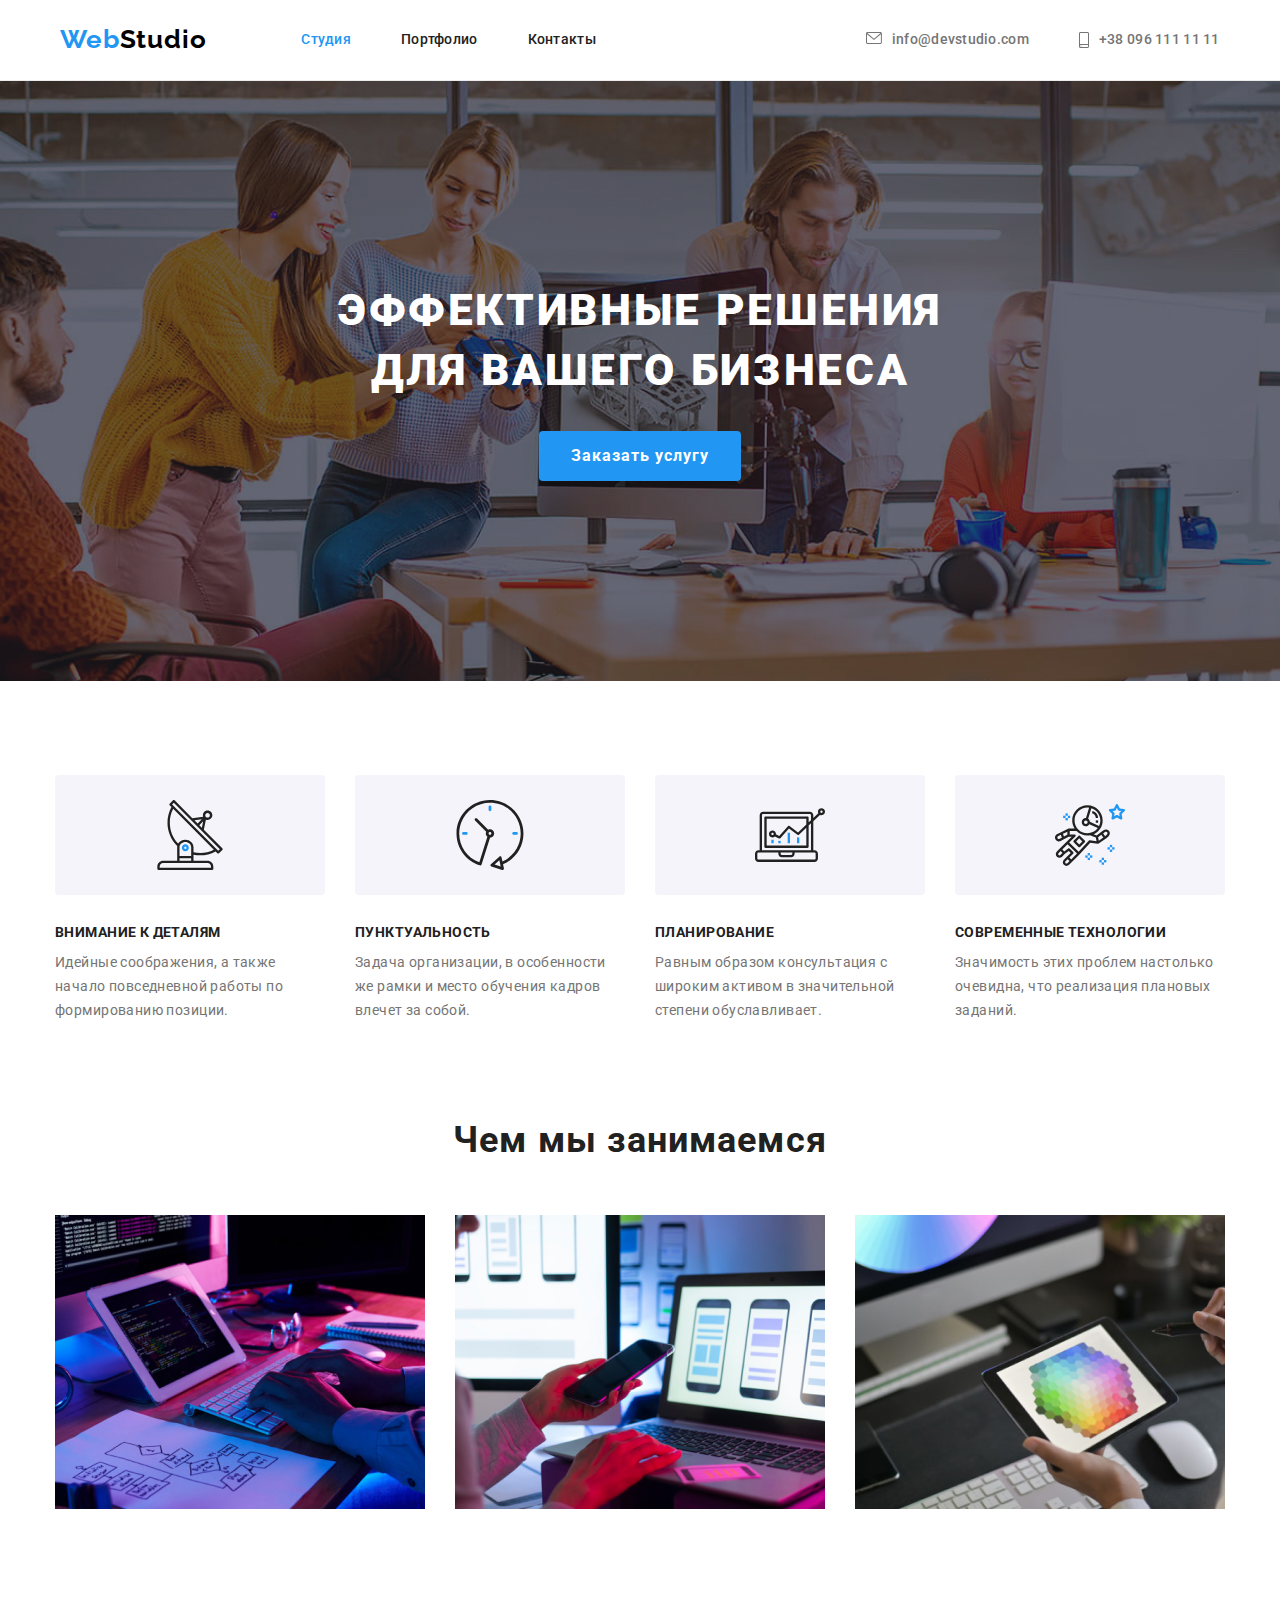
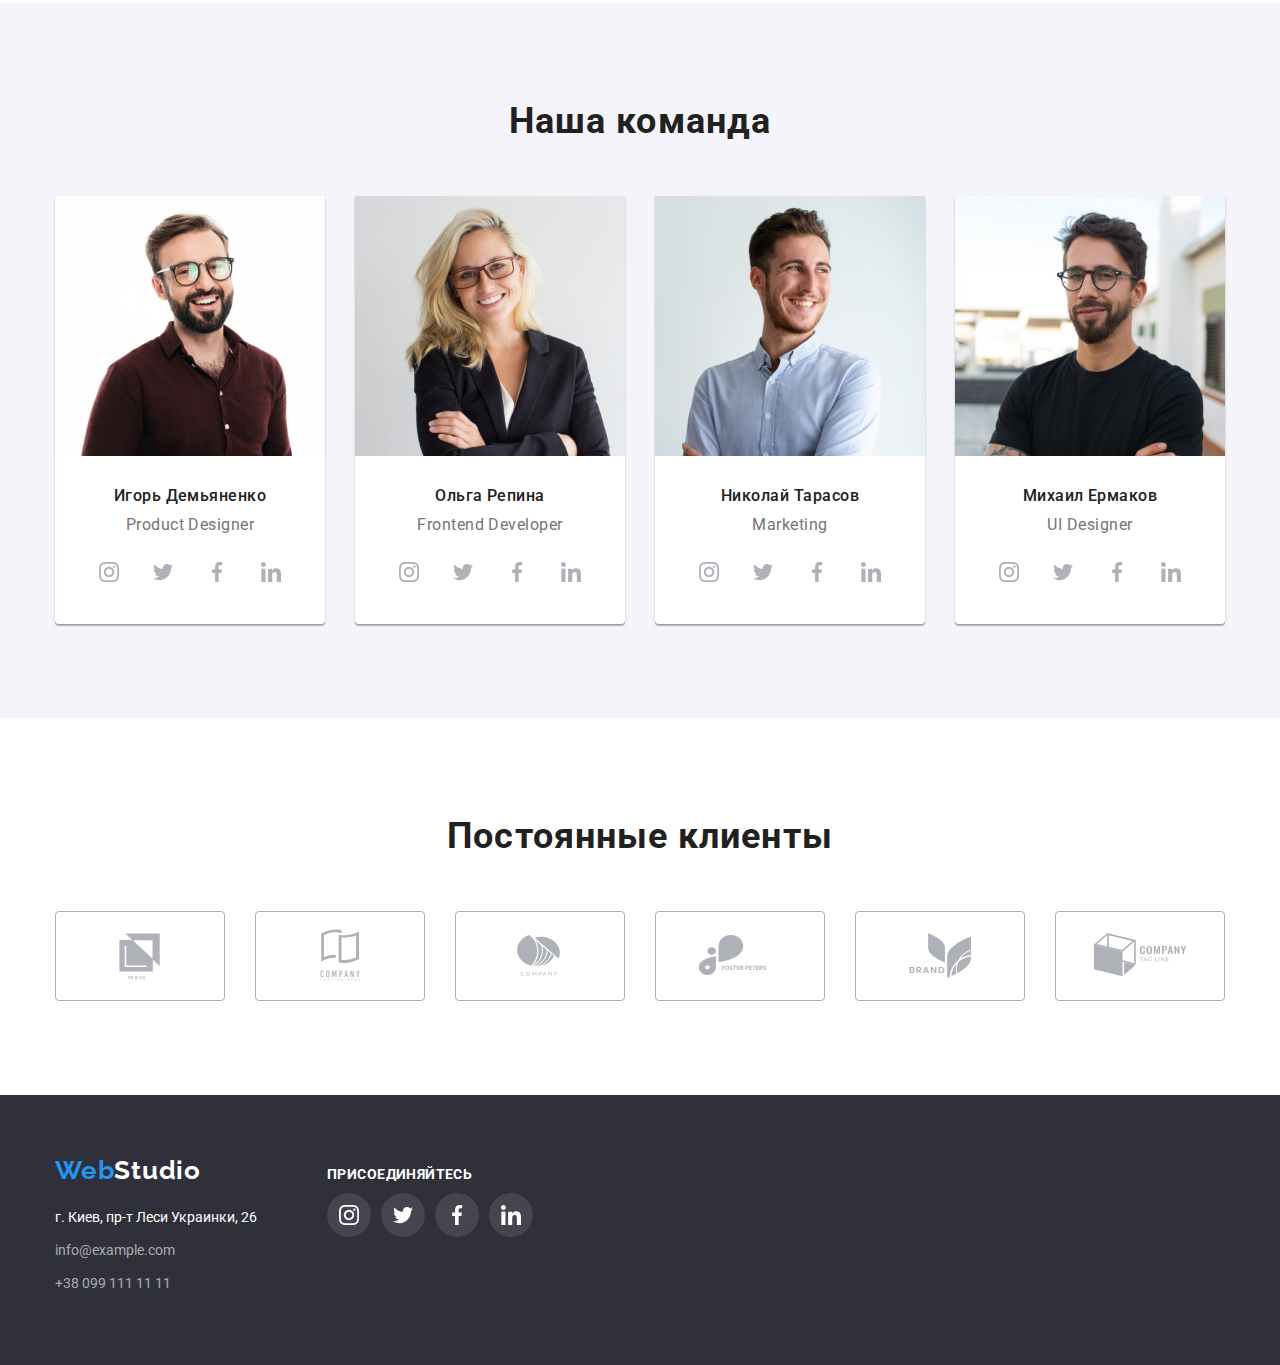
<file: index.html>
<!DOCTYPE html>
<html lang="ru">

<head>
  <meta charset="UTF-8" />
  <meta http-equiv="X-UA-Compatible" content="IE=edge" />
  <meta name="viewport" content="width=device-width, initial-scale=1.0" />
  <link rel="preconnect" href="https://fonts.googleapis.com">
  <link rel="preconnect" href="https://fonts.gstatic.com" crossorigin>
  <link href="https://fonts.googleapis.com/css2?family=Raleway:wght@700&family=Roboto:wght@400;500;700;900&display=swap"
    rel="stylesheet">
  <link rel="stylesheet" href="https://cdnjs.cloudflare.com/ajax/libs/modern-normalize/1.1.0/modern-normalize.css"
    integrity="sha512-Y0MM+V6ymRKN2zStTqzQ227DWhhp4Mzdo6gnlRnuaNCbc+YN/ZH0sBCLTM4M0oSy9c9VKiCvd4Jk44aCLrNS5Q=="
    crossorigin="anonymous" referrerpolicy="no-referrer" />
  <link rel="stylesheet" href="./css/styles.css" />
  <title>WebStudio</title>
</head>

<body>
  <header class="header-section">
    <div class="container flex-container">
      <nav class="navigation">
        <a class="logo link" href="./index.html">Web<span class="logo-header">Studio</span></a>
        <ul class="nav-list list">
          <li><a class="nav-link link current" href="./index.html">Студия</a></li>
          <li><a class="nav-link link" href="./portfolio.html">Портфолио</a></li>
          <li><a class="nav-link link" href="http://google.com">Контакты</a></li>
        </ul>
      </nav>
      <ul class="contacts-list list">
        <li class="contacts-item">
          <a class="contacts-link link" href="mailto:info@devstudio.com">
            <svg>
              <use href="./image/icons/symbol-defs.svg#envelope" width="16" height="12"></use>
            </svg>
            info@devstudio.com</a>
        </li>
        <li class="contacts-item">
          <a class="contacts-link link" href="tel:+380961111111">
            <svg class="smartphone">
              <use href="./image/icons/symbol-defs.svg#smartphone" width="10" height="16"></use>
            </svg>
            +38 096 111 11 11</a>
        </li>
      </ul>
    </div>
  </header>
  <main class="studio">
    <section class="hero">
      <h1 class="page-title">
        Эффективные решения<br />
        для вашего бизнеса
      </h1>
      <button class="button" type="button">Заказать услугу</button>
    </section>
    <section class="preference section">
      <div class="container">
        <h2 class="invisible-title">Нашы преимущества</h2>
        <ul class="preference-list list flex-container">
          <li class="preference-item">
            <div class="prefrence-icon">
              <svg>
                <use href="./image/icons/symbol-defs.svg#antenna" width="70" height="70"></use>
              </svg>
            </div>
            <h3 class="preference-title">Внимание к деталям</h3>
            <p class="prefrence-text">
              Идейные соображения, а также начало повседневной работы по формированию позиции.
            </p>
          </li>
          <li class="preference-item">
            <div class="prefrence-icon">
              <svg>
                <use href="./image/icons/symbol-defs.svg#clock" width="70" height="70"></use>
              </svg>
            </div>
            <h3 class="preference-title">Пунктуальность</h3>
            <p class="prefrence-text">
              Задача организации, в особенности же рамки и место обучения кадров влечет за собой.
            </p>
          </li>
          <li class="preference-item">
            <div class="prefrence-icon">
              <svg>
                <use href="./image/icons/symbol-defs.svg#diagram" width="70" height="70"></use>
              </svg>
            </div>
            <h3 class="preference-title">Планирование</h3>
            <p class="prefrence-text">
              Равным образом консультация с широким активом в значительной степени обуславливает.
            </p>
          </li>
          <li class="preference-item">
            <div class="prefrence-icon">
              <svg>
                <use href="./image/icons/symbol-defs.svg#astronaut" width="70" height="70"></use>
              </svg>
            </div>
            <h3 class="preference-title">Современные технологии</h3>
            <p class="prefrence-text">
              Значимость этих проблем настолько очевидна, что реализация плановых заданий.
            </p>
          </li>
        </ul>
      </div>
    </section>
    <section class="our-work section">
      <div class="container">
        <h2 class="title">Чем мы занимаемся</h2>
        <ul class="our-work-list list flex-container">
          <li>
            <img class="work-image" src="./image/studio/1.jpg" alt="Разработчик пишет код" width="370" />
          </li>
          <li>
            <img class="work-image" src="./image/studio/2.jpg" alt="Адаптация сайта под разние устройства"
              width="370" />
          </li>
          <li>
            <img class="work-image" src="./image/studio/3.jpg" alt="Подбор цветов" width="370" />
          </li>
        </ul>
      </div>
    </section>
    <section class="team section">
      <div class="container">
        <h2 class="title">Наша команда</h2>
        <ul class="team-list list flex-container">
          <li class="team-item">
            <img class="employee-photo" src="./image/studio/igor.jpg" alt="Игорь Демьяненко" width="270" />
            <div class="employee-description">
              <h3 class="subtitle">Игорь Демьяненко</h3>
              <p class="team-text" lang="en">Product Designer</p>
              <ul class="flex-container list">
                <li class="social-item">
                  <a class="social-link link" href="">
                    <svg>
                      <use href="./image/icons/symbol-defs.svg#instagram" width="20" height="20"></use>
                    </svg>
                  </a>
                </li>
                <li class="social-item">
                  <a class="social-link link" href="">
                    <svg>
                      <use href="./image/icons/symbol-defs.svg#twitter" width="20" height="20"></use>
                    </svg>
                  </a>
                </li>
                <li class="social-item">
                  <a class="social-link link" href="">
                    <svg>
                      <use href="./image/icons/symbol-defs.svg#facebook" width="20" height="20"></use>
                    </svg>
                  </a>
                </li>
                <li class="social-item">
                  <a class="social-link link" href="">
                    <svg>
                      <use href="./image/icons/symbol-defs.svg#linkedin" width="20" height="20"></use>
                    </svg>
                  </a>
                </li>
              </ul>
            </div>
          </li>
          <li class="team-item">
            <img class="employee-photo" src="./image/studio/olga.jpg" alt="Ольга Репина" width="270" />
            <div class="employee-description">
              <h3 class="subtitle">Ольга Репина</h3>
              <p class="team-text" lang="en">Frontend Developer</p>
              <ul class="flex-container list">
                <li class="social-item">
                  <a class="social-link link" href="">
                    <svg>
                      <use href="./image/icons/symbol-defs.svg#instagram" width="20" height="20"></use>
                    </svg>
                  </a>
                </li>
                <li class="social-item">
                  <a class="social-link link" href="">
                    <svg>
                      <use href="./image/icons/symbol-defs.svg#twitter" width="20" height="20"></use>
                    </svg>
                  </a>
                </li>
                <li class="social-item">
                  <a class="social-link link" href="">
                    <svg>
                      <use href="./image/icons/symbol-defs.svg#facebook" width="20" height="20"></use>
                    </svg>
                  </a>
                </li>
                <li class="social-item">
                  <a class="social-link link" href="">
                    <svg>
                      <use href="./image/icons/symbol-defs.svg#linkedin" width="20" height="20"></use>
                    </svg>
                  </a>
                </li>
              </ul>
            </div>
          </li>
          <li class="team-item">
            <img class="employee-photo" src="./image/studio/nikolai.jpg" alt="Николай Тарасов" width="270" />
            <div class="employee-description">
              <h3 class="subtitle">Николай Тарасов</h3>
              <p class="team-text" lang="en">Marketing</p>
              <ul class="flex-container list">
                <li class="social-item">
                  <a class="social-link link" href="">
                    <svg>
                      <use href="./image/icons/symbol-defs.svg#instagram" width="20" height="20"></use>
                    </svg>
                  </a>
                </li>
                <li class="social-item">
                  <a class="social-link link" href="">
                    <svg>
                      <use href="./image/icons/symbol-defs.svg#twitter" width="20" height="20"></use>
                    </svg>
                  </a>
                </li>
                <li class="social-item">
                  <a class="social-link link" href="">
                    <svg>
                      <use href="./image/icons/symbol-defs.svg#facebook" width="20" height="20"></use>
                    </svg>
                  </a>
                </li>
                <li class="social-item">
                  <a class="social-link link" href="">
                    <svg>
                      <use href="./image/icons/symbol-defs.svg#linkedin" width="20" height="20"></use>
                    </svg>
                  </a>
                </li>
              </ul>
            </div>
          </li>
          <li class="team-item">
            <img class="employee-photo" src="./image/studio/michael.jpg" alt="Михаил Ермаков" width="270" />
            <div class="employee-description">
              <h3 class="subtitle">Михаил Ермаков</h3>
              <p class="team-text" lang="en">UI Designer</p>
              <ul class="flex-container list">
                <li class="social-item">
                  <a class="social-link link" href="">
                    <svg>
                      <use href="./image/icons/symbol-defs.svg#instagram" width="20" height="20"></use>
                    </svg>
                  </a>
                </li>
                <li class="social-item">
                  <a class="social-link link" href="">
                    <svg>
                      <use href="./image/icons/symbol-defs.svg#twitter" width="20" height="20"></use>
                    </svg>
                  </a>
                </li>
                <li class="social-item">
                  <a class="social-link link" href="">
                    <svg>
                      <use href="./image/icons/symbol-defs.svg#facebook" width="20" height="20"></use>
                    </svg>
                  </a>
                </li>
                <li class="social-item">
                  <a class="social-link link" href="">
                    <svg>
                      <use href="./image/icons/symbol-defs.svg#linkedin" width="20" height="20"></use>
                    </svg>
                  </a>
                </li>
              </ul>
            </div>

          </li>
        </ul>
      </div>
    </section>
    <section class="section">
      <div class="container">
        <h2 class="title">Постоянные клиенты</h2>
        <div class="clients">
          <ul class="clients-list list flex-container">
            <li class="clients-item">
              <svg>
                <use href="./image/icons/symbol-defs.svg#client_1" width="105" height="60"></use>
              </svg>
            </li>
            <li class="clients-item">
              <svg>
                <use href="./image/icons/symbol-defs.svg#client_2" width="105" height="60"></use>
              </svg>
            </li>
            <li class="clients-item">
              <svg>
                <use href="./image/icons/symbol-defs.svg#client_3" width="105" height="60"></use>
              </svg>
            </li>
            <li class="clients-item">
              <svg>
                <use href="./image/icons/symbol-defs.svg#client_4" width="105" height="60"></use>
              </svg>
            </li>
            <li class="clients-item">
              <svg>
                <use href="./image/icons/symbol-defs.svg#client_5" width="105" height="60"></use>
              </svg>
            </li>
            <li class="clients-item">
              <svg>
                <use href="./image/icons/symbol-defs.svg#client_6" width="105" height="60"></use>
              </svg>
            </li>
          </ul>
        </div>
      </div>
    </section>
  </main>
  <footer class="footer">
    <div class="container footer-container flex-container">
      <div class="logo-adress">
        <a class="logo link" href="./index.html">Web<span class="logo-footer">Studio</span></a>
        <address class="adress">
          <ul class="adress-list list">
            <li class="adress-item link">г. Киев, пр-т Леси Украинки, 26</li>
            <li class="adress-item"><a class="adress-link link" href="mailto:info@example.com">info@example.com</a></li>
            <li class="adress-item"><a class="adress-link link" href="tel:+380991111111">+38 099 111 11 11</a></li>
          </ul>
        </address>
      </div>
      <div class="subscribe">
        <h2 class="subscribe-title">Присоединяйтесь</h2>
        <ul class="subscribe-list list flex-container">
          <li class="subscribe-item">
            <a href="" class="subscribe-link">
              <svg>
                <use href="./image/icons/symbol-defs.svg#instagram" width="20" height="20"></use>
              </svg>
            </a>
          </li>
          <li class="subscribe-item">
            <a href="" class="subscribe-link link">
              <svg>
                <use href="./image/icons/symbol-defs.svg#twitter" width="20" height="20"></use>
              </svg>
            </a>
          </li>
          <li class="subscribe-item">
            <a href="" class="subscribe-link">
              <svg>
                <use href="./image/icons/symbol-defs.svg#facebook" width="20" height="20"></use>
              </svg>
            </a>
          </li>
          <li class="subscribe-item">
            <a href="" class="subscribe-link">
              <svg>
                <use href="./image/icons/symbol-defs.svg#linkedin" width="20" height="20"></use>
              </svg>
            </a>
          </li>
        </ul>
      </div>
    </div>
  </footer>
</body>

</html>
</file>
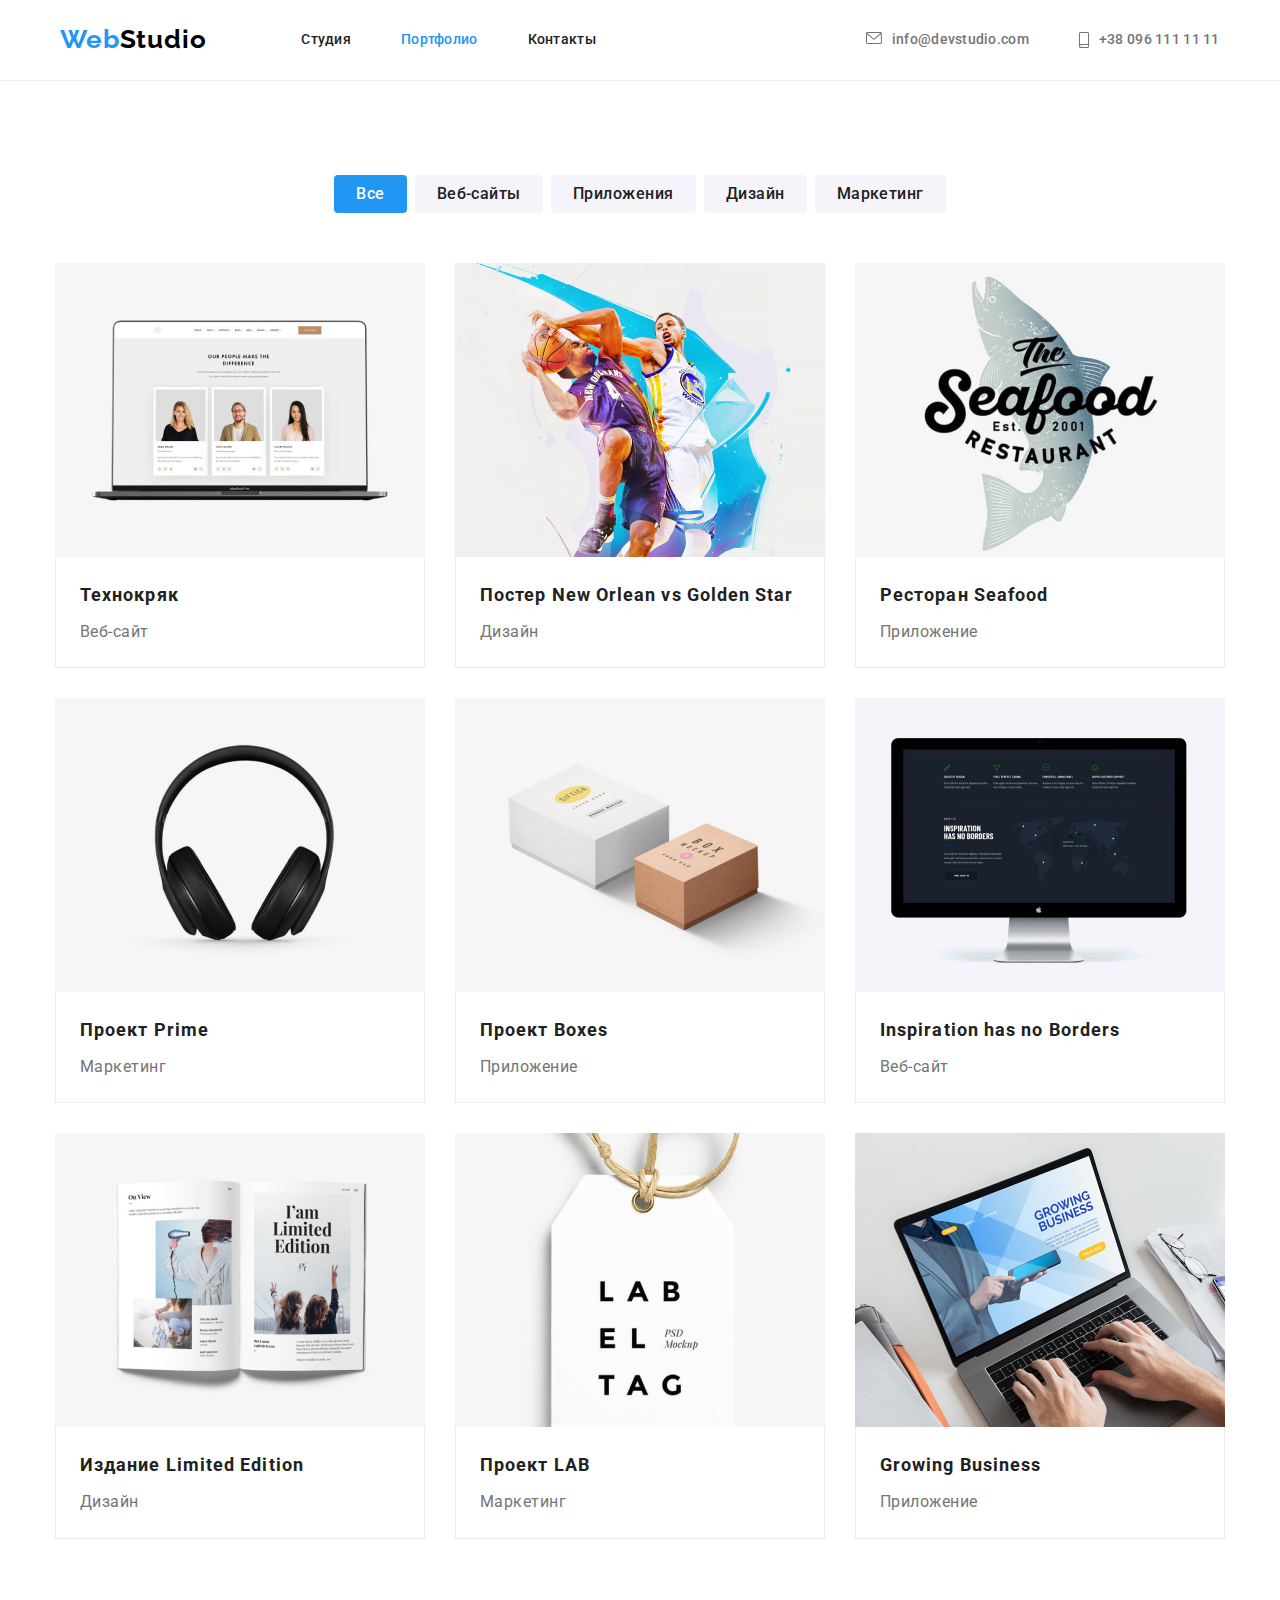
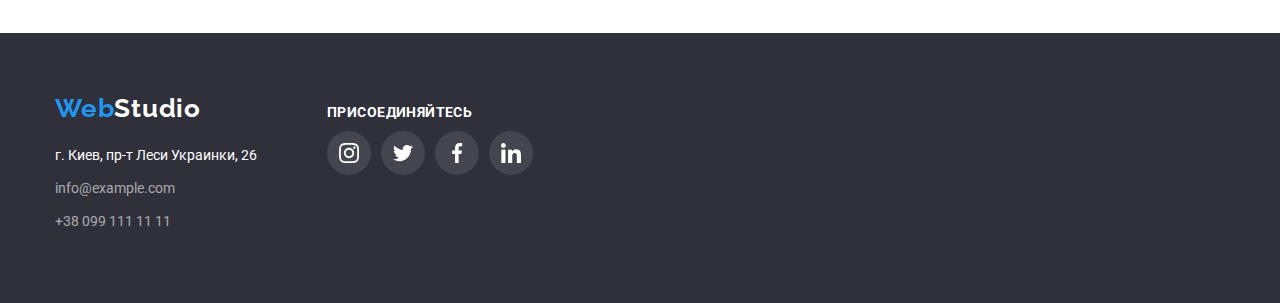
<file: portfolio.html>
<!DOCTYPE html>
<html lang="ru">

<head>
  <meta charset="UTF-8" />
  <meta http-equiv="X-UA-Compatible" content="IE=edge" />
  <meta name="viewport" content="width=device-width, initial-scale=1.0" />
  <link rel="preconnect" href="https://fonts.googleapis.com">
  <link rel="preconnect" href="https://fonts.gstatic.com" crossorigin>
  <link href="https://fonts.googleapis.com/css2?family=Raleway:wght@700&family=Roboto:wght@400;500;700;900&display=swap"
    rel="stylesheet">
  <link rel="stylesheet" href="https://cdnjs.cloudflare.com/ajax/libs/modern-normalize/1.1.0/modern-normalize.css"
    integrity="sha512-Y0MM+V6ymRKN2zStTqzQ227DWhhp4Mzdo6gnlRnuaNCbc+YN/ZH0sBCLTM4M0oSy9c9VKiCvd4Jk44aCLrNS5Q=="
    crossorigin="anonymous" referrerpolicy="no-referrer" />
  <link rel="stylesheet" href="./css/styles.css" />
  <title>Портфолио WebStudio</title>
</head>

<body>
  <header class="header-section">
    <div class="container flex-container">
      <nav class="navigation">
        <a class="logo link" href="./index.html">Web<span class="logo-header">Studio</span></a>
        <ul class="nav-list list">
          <li><a class="nav-link link" href="./index.html">Студия</a></li>
          <li><a class="nav-link link current" href="./portfolio.html">Портфолио</a></li>
          <li><a class="nav-link link" href="http://google.com">Контакты</a></li>
        </ul>
      </nav>
      <ul class="contacts-list list">
        <li class="contacts-item">
          <a class="contacts-link link" href="mailto:info@devstudio.com">
            <svg>
              <use href="./image/icons/symbol-defs.svg#envelope" width="16" height="12"></use>
            </svg>
            info@devstudio.com</a>
        </li>
        <li class="contacts-item">
          <a class="contacts-link link" href="tel:+380961111111">
            <svg class="smartphone">
              <use href="./image/icons/symbol-defs.svg#smartphone" width="10" height="16"></use>
            </svg>
            +38 096 111 11 11</a>
        </li>
      </ul>
    </div>
  </header>
  <main class="portfolio">
    <section class="projects section">
      <h1 class="invisible-title">Нашы работы</h1>
      <div class="container">
        <ul class="filter-list list flex-container">
          <li class="filter-item">
            <button class="filter-button current-button" type="button">Все</button>
          </li>
          <li class="filter-item">
            <button class="filter-button" type="button">Веб-сайты</button>
          </li>
          <li class="filter-item">
            <button class="filter-button" type="button">Приложения</button>
          </li>
          <li class="filter-item">
            <button class="filter-button" type="button">Дизайн</button>
          </li>
          <li class="filter-item">
            <button class="filter-button" type="button">Маркетинг</button>
          </li>
        </ul>
        <ul class="project-list list flex-container">
          <li class="project-item">
            <a class="project-link link" href="http://google.com"><img class="projects-image"
                src="./image/portfolio/techno.jpg" alt="Веб-страница открыта на ноутбуке" width="370" />
              <div class="project-description">
                <h2 class="project-title">Технокряк</h2>
                <p class="project-text">Веб-сайт</p>
              </div>
            </a>
          </li>
          <li class="project-item">
            <a class="link" href="http://google.com"> <img class="projects-image" src="./image/portfolio/poster.jpg"
                alt="Баскетболисты борются за мячь" width="370" />
              <div class="project-description">
                <h2 class="project-title">Постер <span lang="en">New Orlean vs Golden Star</span></h2>
                <p class="project-text">Дизайн</p>
              </div>
            </a>
          </li>
          <li class="project-item">
            <a class="link" href="http://google.com"><img class="projects-image" src="./image/portfolio/saefood.jpg"
                alt="Логотип с рыбой на фоне" width="370" />
              <div class="project-description">
                <h2 class="project-title">Ресторан <span lang="en">Seafood</span></h2>
                <p class="project-text">Приложение</p>
              </div>
            </a>
          </li>
          <li class="project-item">
            <a class="link" href="http://google.com"><img class="projects-image" src="./image/portfolio/prime.jpg"
                alt="Внешние наушники" width="370" />
              <div class="project-description">
                <h2 class="project-title">Проект <span lang="en">Prime</span></h2>
                <p class="project-text">Маркетинг</p>
              </div>
            </a>
          </li>
          <li class="project-item">
            <a class="link" href="http://google.com"><img class="projects-image" src="./image/portfolio/boxes.jpg"
                alt="Две коробки" width="370" />
              <div class="project-description">
                <h2 class="project-title">Проект <span lang="en">Boxes</span></h2>
                <p class="project-text">Приложение</p>
              </div>
            </a>
          </li>
          <li class="project-item">
            <a class="link" href="http://google.com"><img class="projects-image" src="./image/portfolio/no_Borders.jpg"
                alt="Веб-страница на мониторе" width="370" />
              <div class="project-description">
                <h2 class="project-title"><span lang="en">Inspiration has no Borders</span></h2>
                <p class="project-text">Веб-сайт</p>
              </div>
            </a>
          </li>
          <li class="project-item">
            <a class="link" href="http://google.com"> <img class="projects-image"
                src="./image/portfolio/Limited_Edition.jpg" alt="Открытая книга" width="370" />
              <div class="project-description">
                <h2 class="project-title">Издание <span lang="en">Limited Edition</span></h2>
                <p class="project-text">Дизайн</p>
              </div>
            </a>
          </li>
          <li class="project-item">
            <a class="link" href="http://google.com"><img class="projects-image" src="./image/portfolio/LAB.jpg"
                alt="Бирка" width="370" />
              <div class="project-description">
                <h2 class="project-title">Проект <span lang="en">LAB</span></h2>
                <p class="project-text">Маркетинг</p>
              </div>
            </a>
          </li>
          <li class="project-item">
            <a class="link" href="http://google.com"><img class="projects-image" src="./image/portfolio/GB.jpg"
                alt="Мужчина работает на ноутбуке" width="370" />
              <div class="project-description">
                <h2 class="project-title"><span lang="en">Growing Business</span></h2>
                <p class="project-text">Приложение</p>
              </div>
            </a>
          </li>
        </ul>
      </div>
    </section>
  </main>
  <footer class="footer">
    <div class="container footer-container flex-container">
      <div class="logo-adress">
        <a class="logo link" href="./index.html">Web<span class="logo-footer">Studio</span></a>
        <address class="adress">
          <ul class="adress-list list">
            <li class="adress-item link">г. Киев, пр-т Леси Украинки, 26</li>
            <li class="adress-item"><a class="adress-link link" href="mailto:info@example.com">info@example.com</a></li>
            <li class="adress-item"><a class="adress-link link" href="tel:+380991111111">+38 099 111 11 11</a></li>
          </ul>
        </address>
      </div>
      <div class="subscribe">
        <h2 class="subscribe-title">Присоединяйтесь</h2>
        <ul class="subscribe-list list flex-container">
          <li class="subscribe-item">
            <a href="" class="subscribe-link">
              <svg>
                <use href="./image/icons/symbol-defs.svg#instagram" width="20" height="20"></use>
              </svg>
            </a>
          </li>
          <li class="subscribe-item">
            <a href="" class="subscribe-link link">
              <svg>
                <use href="./image/icons/symbol-defs.svg#twitter" width="20" height="20"></use>
              </svg>
            </a>
          </li>
          <li class="subscribe-item">
            <a href="" class="subscribe-link">
              <svg>
                <use href="./image/icons/symbol-defs.svg#facebook" width="20" height="20"></use>
              </svg>
            </a>
          </li>
          <li class="subscribe-item">
            <a href="" class="subscribe-link">
              <svg>
                <use href="./image/icons/symbol-defs.svg#linkedin" width="20" height="20"></use>
              </svg>
            </a>
          </li>
        </ul>
      </div>
    </div>
  </footer>
</body>

</html>
</file>
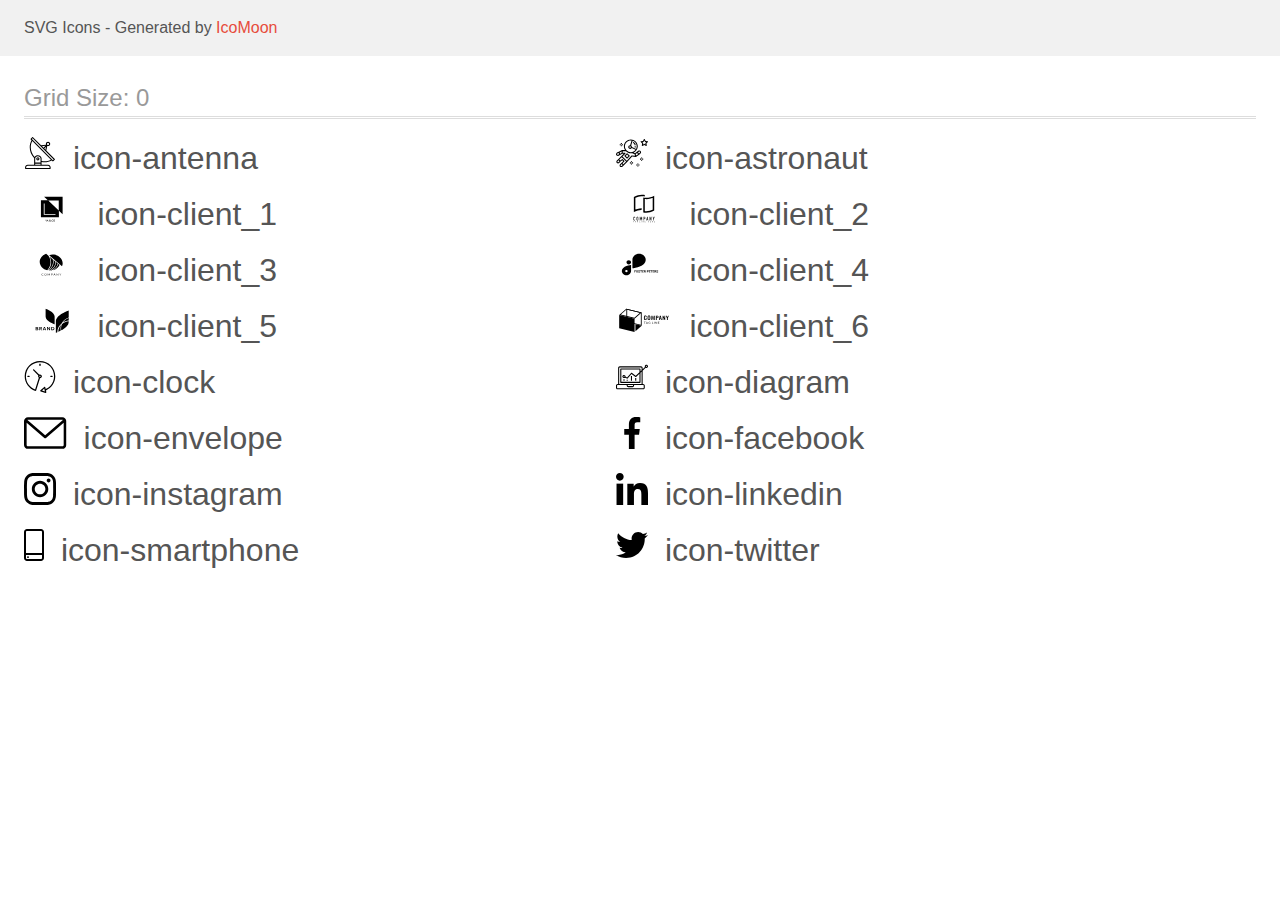
<file: image/icons/icomoon/demo.html>
<!doctype html>
<html>
<head>
    <title>IcoMoon - SVG Icons</title>
    <meta charset="utf-8">
    <meta name="viewport" content="width=device-width, initial-scale=1">
    <link rel="stylesheet" href="demo-files/demo.css">
    <link rel="stylesheet" href="style.css">
</head>
<body>
<svg aria-hidden="true" style="position: absolute; width: 0; height: 0; overflow: hidden;" version="1.1" xmlns="http://www.w3.org/2000/svg" xmlns:xlink="http://www.w3.org/1999/xlink">
<defs>
<symbol id="icon-antenna" viewBox="0 0 32 32">
<path d="M30.773 22.098l-8.443-8.505 0.937-4.615c0.242 0.094 0.499 0.144 0.758 0.146h0.006c1.192 0.014 2.17-0.941 2.184-2.133s-0.941-2.17-2.133-2.184c-1.192-0.014-2.17 0.941-2.184 2.133-0.003 0.255 0.039 0.509 0.125 0.749l-4.96 0.605-8.091-8.133c-0.099-0.101-0.235-0.159-0.377-0.16-0.14 0.001-0.274 0.056-0.373 0.155l-1.513 1.504c-0.208 0.208-0.208 0.546 0 0.754l0.814 0.826c-3.153 5.798-2.129 12.978 2.519 17.663 0.043 0.041 0.092 0.074 0.146 0.098-0.034 0.18-0.051 0.364-0.052 0.547v6.187h-6.4c-1.472 0.002-2.665 1.195-2.667 2.667v1.067c0 0.295 0.239 0.533 0.533 0.533h24.533c0.295 0 0.533-0.239 0.533-0.533v-1.067c-0.002-1.472-1.195-2.665-2.667-2.667h-6.4v-2.742c1.003 0.21 2.024 0.317 3.049 0.32 2.458-0.003 4.877-0.615 7.040-1.783l0.818 0.823c0.099 0.101 0.235 0.159 0.377 0.16 0.14-0.001 0.274-0.056 0.373-0.155l1.513-1.504c0.208-0.208 0.208-0.546 0-0.754zM23.28 6.233c0.418-0.415 1.093-0.414 1.508 0.004s0.414 1.093-0.004 1.508c-0.2 0.199-0.47 0.31-0.752 0.31h-0.003c-0.589-0.003-1.064-0.483-1.061-1.072 0.002-0.282 0.115-0.552 0.314-0.751h-0.002zM22.024 9.738l-0.598 2.946-1.175-1.182 1.774-1.763zM21.419 8.836l-1.92 1.909-1.485-1.493 3.405-0.415zM24.004 28.8c0.884 0 1.6 0.716 1.6 1.6v0.533h-23.467v-0.533c0-0.884 0.716-1.6 1.6-1.6h20.267zM16.537 26.667v1.067h-5.333v-1.067h5.333zM11.204 25.6v-4.053c0-1.294 1.196-2.347 2.667-2.347s2.667 1.053 2.667 2.347v4.053h-5.333zM17.604 23.904v-2.357c0-1.882-1.675-3.413-3.733-3.413-1.331-0.020-2.576 0.657-3.281 1.786-4.058-4.274-4.971-10.645-2.279-15.887l18.602 18.708c-2.872 1.461-6.165 1.873-9.309 1.163zM28.893 23.22l-21.057-21.181 0.755-0.752 7.935 7.98c0.004 0 0.006 0.007 0.010 0.010l13.115 13.191-0.757 0.752z"></path>
<path d="M13.876 20.267h-0.005c-0.884-0.001-1.601 0.714-1.602 1.598s0.714 1.601 1.598 1.602h0.005c0.884 0.001 1.601-0.714 1.602-1.598s-0.714-1.601-1.598-1.602zM14.249 22.245c-0.1 0.1-0.236 0.156-0.378 0.155-0.295-0.002-0.532-0.242-0.531-0.536 0.001-0.141 0.057-0.276 0.157-0.375s0.233-0.154 0.373-0.155c0.295 0.002 0.532 0.241 0.53 0.536-0.001 0.141-0.057 0.276-0.157 0.375h0.005z"></path>
</symbol>
<symbol id="icon-astronaut" viewBox="0 0 32 32">
<path d="M31.974 4.524c-0.063-0.193-0.229-0.333-0.43-0.363l-1.91-0.278-0.855-1.731c-0.179-0.365-0.777-0.365-0.956 0l-0.855 1.731-1.91 0.278c-0.201 0.029-0.367 0.17-0.431 0.363-0.062 0.193-0.011 0.405 0.135 0.547l1.383 1.348-0.326 1.903c-0.034 0.2 0.048 0.402 0.212 0.522 0.166 0.121 0.382 0.135 0.562 0.040l1.709-0.899 1.709 0.899c0.078 0.041 0.164 0.061 0.249 0.061 0.11 0 0.221-0.034 0.314-0.102 0.164-0.119 0.246-0.322 0.212-0.522l-0.326-1.903 1.383-1.348c0.145-0.142 0.197-0.354 0.135-0.547zM29.511 5.851c-0.125 0.122-0.183 0.299-0.153 0.472l0.191 1.114-1-0.526c-0.078-0.041-0.163-0.061-0.249-0.061s-0.17 0.020-0.249 0.061l-1.001 0.526 0.191-1.114c0.030-0.173-0.028-0.349-0.153-0.472l-0.81-0.789 1.119-0.163c0.174-0.025 0.324-0.134 0.402-0.292l0.5-1.013 0.5 1.013c0.078 0.157 0.228 0.267 0.402 0.292l1.119 0.163-0.809 0.789z"></path>
<path d="M26.134 20.522h-1.067v1.067h1.067v-1.067z"></path>
<path d="M26.134 22.656h-1.067v1.067h1.067v-1.067z"></path>
<path d="M27.2 21.589h-1.067v1.067h1.067v-1.067z"></path>
<path d="M25.067 21.589h-1.067v1.067h1.067v-1.067z"></path>
<path d="M22.4 26.389h-1.067v1.067h1.067v-1.067z"></path>
<path d="M22.4 28.522h-1.067v1.067h1.067v-1.067z"></path>
<path d="M23.467 27.456h-1.067v1.067h1.067v-1.067z"></path>
<path d="M21.333 27.456h-1.067v1.067h1.067v-1.067z"></path>
<path d="M16 24.256h-1.067v1.067h1.067v-1.067z"></path>
<path d="M16 26.389h-1.067v1.067h1.067v-1.067z"></path>
<path d="M17.067 25.322h-1.067v1.067h1.067v-1.067z"></path>
<path d="M14.933 25.322h-1.067v1.067h1.067v-1.067z"></path>
<path d="M5.867 6.122h-1.067v1.067h1.067v-1.067z"></path>
<path d="M5.867 8.255h-1.067v1.067h1.067v-1.067z"></path>
<path d="M6.933 7.189h-1.067v1.067h1.067v-1.067z"></path>
<path d="M4.8 7.189h-1.067v1.067h1.067v-1.067z"></path>
<path d="M24.715 14.159c-0.287-0.388-0.709-0.637-1.188-0.705-0.481-0.068-0.956 0.058-1.34 0.352l-1.252 0.96-1.898 1.417-1.358-0.541c2.421-1.086 4.114-3.508 4.114-6.32 0-3.823-3.123-6.933-6.961-6.933s-6.961 3.11-6.961 6.933c0 1.386 0.414 2.674 1.12 3.758l-2.764-0.024c-0.002 0-0.003 0-0.005 0-0.009 0-0.015 0.004-0.023 0.005-0.053 0.002-0.105 0.013-0.155 0.031-0.013 0.005-0.026 0.008-0.038 0.013-0.006 0.003-0.013 0.003-0.019 0.006l-3.233 1.596c-0.001 0-0.001 0-0.001 0.001l-1.893 0.911c-0.021 0.009-0.042 0.021-0.063 0.035-0.755 0.502-1.012 1.489-0.598 2.295 0.22 0.429 0.595 0.745 1.056 0.889 0.178 0.055 0.359 0.083 0.539 0.083 0.29 0 0.577-0.071 0.839-0.211l1.388-0.738 2.264-1.169 1.357-0.008-5.442 5.416c-0.001 0.001-0.001 0.001-0.002 0.001l-1.339 1.333c-0.316 0.315-0.49 0.732-0.49 1.178s0.174 0.863 0.49 1.179c0.325 0.323 0.752 0.485 1.179 0.485s0.854-0.162 1.18-0.485l1.314-1.309 1.741-1.3 0.901 0.897-1.762 1.754c-0 0.001-0.001 0.001-0.002 0.001l-1.339 1.333c-0.316 0.315-0.49 0.732-0.49 1.178s0.174 0.863 0.49 1.179c0.325 0.323 0.753 0.485 1.18 0.485s0.855-0.162 1.18-0.485l3.482-3.467c0.001-0.001 0.001-0.001 0.001-0.002l1.010-1-0.004-0.004c0.006-0.006 0.015-0.009 0.022-0.015l5.166-5.658 3.471 0.494c0.025 0.004 0.050 0.005 0.075 0.005 0.065 0 0.127-0.015 0.187-0.038 0.018-0.006 0.033-0.015 0.050-0.023 0.019-0.010 0.039-0.015 0.058-0.027l3.213-2.133c0.012-0.008 0.018-0.021 0.029-0.029 0.013-0.010 0.029-0.014 0.041-0.026l1.271-1.191c0.662-0.62 0.753-1.635 0.212-2.362zM2.13 17.77c-0.173 0.093-0.37 0.111-0.558 0.052-0.187-0.058-0.338-0.186-0.427-0.358-0.161-0.314-0.068-0.695 0.214-0.902l1.314-0.632 0.449 1.312-0.992 0.528zM5.628 15.942l-1.548 0.8-0.439-1.283 2.027-1.001-0.040 1.484zM20.727 9.322c0 0.918-0.219 1.785-0.599 2.559l-4.181-1.899c-0.044-0.573-0.341-1.075-0.788-1.388l1.464-4.86c2.378 0.756 4.105 2.974 4.105 5.588zM8.938 9.322c0-3.235 2.644-5.867 5.894-5.867 0.253 0 0.5 0.021 0.745 0.052l-1.432 4.754c-0.019-0.001-0.037-0.006-0.057-0.006-1.033 0-1.873 0.837-1.873 1.867s0.84 1.867 1.873 1.867c0.694 0 1.294-0.383 1.618-0.945l3.862 1.755c-1.075 1.446-2.795 2.39-4.737 2.39-3.25 0-5.894-2.632-5.894-5.867zM14.894 10.122c0 0.441-0.362 0.8-0.806 0.8s-0.806-0.359-0.806-0.8c0-0.441 0.362-0.8 0.806-0.8s0.806 0.359 0.806 0.8zM2.465 25.146c-0.236 0.234-0.619 0.234-0.854 0.001-0.114-0.114-0.176-0.263-0.176-0.423s0.062-0.309 0.176-0.421l0.962-0.958 0.851 0.848-0.959 0.955zM5.679 28.88c-0.236 0.234-0.619 0.235-0.855 0.001-0.114-0.114-0.176-0.263-0.176-0.423s0.062-0.309 0.176-0.421l0.963-0.959 0.852 0.848-0.96 0.955zM9.16 25.411c-0.001 0-0.001 0-0.002 0.001l-1.765 1.76-0.852-0.848 1.763-1.755c0 0 0 0 0-0s0.001-0.001 0.002-0.001c0.040-0.040 0.065-0.088 0.090-0.135 0.007-0.014 0.020-0.026 0.026-0.040 0.017-0.041 0.019-0.085 0.026-0.129 0.003-0.025 0.014-0.047 0.014-0.073 0-0.036-0.013-0.070-0.020-0.106-0.006-0.032-0.006-0.065-0.019-0.095-0.020-0.050-0.055-0.094-0.091-0.138-0.010-0.012-0.014-0.027-0.025-0.038 0 0 0 0-0.001 0s-0.001-0.002-0.001-0.002l-1.607-1.6c-0.017-0.017-0.039-0.024-0.058-0.038-0.028-0.022-0.055-0.042-0.087-0.058-0.030-0.015-0.061-0.024-0.093-0.033-0.034-0.010-0.067-0.017-0.103-0.020-0.033-0.002-0.063 0.001-0.095 0.005-0.036 0.004-0.069 0.009-0.104 0.020-0.034 0.011-0.063 0.027-0.094 0.045-0.020 0.011-0.042 0.015-0.061 0.029l-1.773 1.324-0.901-0.897 2.399-2.386 4.361 4.289-0.928 0.919zM15.979 18.394c-0.015-0.002-0.030 0.004-0.045 0.003-0.039-0.002-0.076 0.001-0.115 0.007-0.030 0.005-0.059 0.011-0.088 0.021-0.034 0.012-0.065 0.028-0.097 0.047-0.030 0.018-0.057 0.037-0.083 0.061-0.013 0.011-0.028 0.017-0.040 0.029l-4.698 5.146-4.328-4.257 2.833-2.818c0.209-0.208 0.21-0.546 0.002-0.755-0.105-0.105-0.243-0.157-0.381-0.156v-0.001l-2.219 0.013 0.028-1.607 3.104 0.027c1.265 1.294 3.029 2.101 4.981 2.101 0.437 0 0.864-0.045 1.279-0.123 0.040 0.032 0.079 0.065 0.13 0.085l2.41 0.96 0.331 1.644-3.003-0.427zM20.020 18.572l-0.313-1.558 1.446-1.080 0.947 1.257-2.080 1.381zM23.774 15.741l-0.838 0.785-0.931-1.236 0.831-0.637c0.155-0.119 0.351-0.168 0.543-0.143 0.193 0.027 0.364 0.128 0.48 0.284 0.217 0.292 0.18 0.699-0.085 0.947z"></path>
<path d="M13.602 18.544l-2.143-2.133c-0.207-0.207-0.545-0.207-0.753 0l-2.142 2.133c-0.1 0.101-0.157 0.236-0.157 0.378s0.056 0.278 0.157 0.378l2.142 2.133c0.104 0.103 0.241 0.155 0.377 0.155s0.273-0.052 0.376-0.155l2.143-2.133c0.1-0.1 0.157-0.236 0.157-0.378s-0.057-0.278-0.157-0.378zM11.083 20.303l-1.387-1.381 1.387-1.381 1.387 1.381-1.387 1.381z"></path>
<path d="M17.164 5.071l-0.258 1.036c0.071 0.018 1.738 0.452 1.738 2.149h1.067c-0-2.017-1.666-2.965-2.547-3.185z"></path>
<path d="M19.711 9.322h-1.067v1.067h1.067v-1.067z"></path>
</symbol>
<symbol id="icon-client_1" viewBox="0 0 57 32">
<path d="M20.267 3.733l3.738 3.538-6.938-0.004v17.166h18.133v-6.564l3.733 3.534v-17.671h-18.667zM35.036 17.455l-10.597-10.032h10.597v10.032zM31.746 21.923h-11.81v-11.545h0.835v10.764h10.975v0.782zM22.725 26.72l-0.436 0.898-0.436-0.898h-0.366l0.637 1.198v0.698h0.331v-0.698l0.635-1.198h-0.365zM23.273 28.615l0.154-0.441h0.734l0.155 0.441h0.344l-0.717-1.896h-0.296l-0.716 1.896h0.342zM23.794 27.122l0.275 0.786h-0.549l0.275-0.786zM25.531 27.863c-0.048 0.073-0.072 0.153-0.072 0.241 0 0.16 0.056 0.29 0.168 0.389s0.263 0.148 0.451 0.148 0.349-0.051 0.484-0.152l0.107 0.126h0.367l-0.279-0.329c0.109-0.149 0.164-0.341 0.164-0.574h-0.275c0 0.128-0.026 0.243-0.079 0.348l-0.366-0.432 0.129-0.094c0.091-0.066 0.157-0.132 0.197-0.198s0.060-0.14 0.060-0.219c0-0.12-0.044-0.22-0.133-0.301s-0.201-0.122-0.339-0.122c-0.153 0-0.274 0.043-0.365 0.13s-0.135 0.203-0.135 0.352c0 0.061 0.014 0.124 0.043 0.189s0.081 0.144 0.155 0.237c-0.141 0.101-0.235 0.188-0.283 0.262zM26.386 28.282c-0.093 0.071-0.193 0.107-0.299 0.107-0.095 0-0.17-0.027-0.227-0.082s-0.085-0.126-0.085-0.214c0-0.102 0.052-0.192 0.156-0.271l0.040-0.029 0.414 0.488zM26.046 27.442c-0.089-0.11-0.134-0.202-0.134-0.275 0-0.063 0.018-0.116 0.055-0.158s0.085-0.063 0.147-0.063c0.057 0 0.105 0.018 0.142 0.053s0.056 0.077 0.056 0.126c0 0.075-0.027 0.136-0.081 0.184l-0.040 0.033-0.145 0.099zM29.132 28.472c0.13-0.114 0.205-0.272 0.224-0.474h-0.328c-0.017 0.135-0.059 0.232-0.124 0.29s-0.162 0.087-0.292 0.087c-0.142 0-0.249-0.054-0.323-0.161s-0.109-0.264-0.109-0.469v-0.168c0.002-0.202 0.041-0.355 0.117-0.46s0.188-0.158 0.331-0.158c0.123 0 0.217 0.030 0.28 0.091s0.104 0.158 0.12 0.294h0.328c-0.021-0.207-0.095-0.368-0.223-0.482s-0.296-0.171-0.505-0.171c-0.155 0-0.293 0.037-0.411 0.111s-0.209 0.179-0.272 0.315c-0.063 0.136-0.095 0.294-0.095 0.473v0.177c0.003 0.174 0.035 0.328 0.098 0.46s0.151 0.234 0.266 0.306c0.115 0.071 0.249 0.107 0.4 0.107 0.216 0 0.389-0.056 0.52-0.169zM31.068 28.206c0.064-0.141 0.096-0.304 0.096-0.49v-0.105c-0.001-0.185-0.034-0.347-0.099-0.486s-0.158-0.247-0.277-0.32c-0.119-0.075-0.256-0.112-0.41-0.112s-0.292 0.038-0.411 0.113c-0.119 0.075-0.211 0.183-0.277 0.324s-0.098 0.305-0.098 0.49v0.107c0.001 0.181 0.034 0.342 0.099 0.48s0.159 0.246 0.279 0.322c0.121 0.075 0.258 0.112 0.411 0.112 0.155 0 0.293-0.037 0.411-0.112s0.212-0.183 0.276-0.323zM30.716 27.135c0.080 0.112 0.12 0.273 0.12 0.483v0.099c0 0.214-0.040 0.376-0.119 0.487s-0.19 0.167-0.336 0.167c-0.144 0-0.257-0.057-0.339-0.171s-0.121-0.275-0.121-0.483v-0.109c0.002-0.204 0.043-0.362 0.122-0.473s0.192-0.168 0.335-0.168c0.146 0 0.258 0.056 0.337 0.168z"></path>
</symbol>
<symbol id="icon-client_2" viewBox="0 0 57 32">
<path d="M26.727 3.165h-0.073c-0.112-0.007-0.224-0.010-0.336-0.012v0h-0.243c-0.212 0-0.428 0.005-0.642 0.016-0.016-0.001-0.032-0.001-0.049 0-1.944 0.11-3.848 0.596-5.609 1.431l-0.231 0.111v11.809l0.54-0.183c0.474-0.163 0.978-0.309 1.5-0.445 1.411-0.362 2.861-0.555 4.317-0.574v1.551c-0.193 0.001-0.38 0.007-0.568 0.016h-0.045c-1.121 0.061-2.233 0.232-3.322 0.51-1.378 0.345-2.708 0.863-3.957 1.542v-15.145c1.298-0.757 2.695-1.325 4.151-1.688 1.278-0.33 2.593-0.5 3.913-0.504h0.228c0.273 0.007 0.538 0.019 0.788 0.038 0.658 0.046 1.31 0.15 1.95 0.311v1.527c-0.621-0.145-1.253-0.24-1.889-0.285-0.013-0.001-0.026-0.002-0.039-0.003-0.132-0.011-0.263-0.022-0.386-0.022zM29.415 4.726c0.339 0.026 0.689 0.038 1.044 0.038 1.388-0.005 2.769-0.182 4.114-0.528 1.378-0.346 2.706-0.865 3.956-1.543v14.875c-1.298 0.756-2.696 1.325-4.153 1.688-1.279 0.329-2.593 0.498-3.913 0.503-1 0.008-1.997-0.11-2.968-0.35v-14.971c0.229 0.053 0.465 0.102 0.706 0.142 0.394 0.066 0.81 0.115 1.214 0.145zM36.985 4.841l-0.54 0.182c-0.497 0.167-0.997 0.316-1.5 0.449-1.465 0.377-2.971 0.57-4.483 0.575-0.352 0-0.676-0.010-0.989-0.030l-0.43-0.028v12.148l0.37 0.033c0.343 0.030 0.696 0.045 1.052 0.045 1.191-0.005 2.377-0.159 3.531-0.457 0.95-0.238 1.874-0.57 2.759-0.991l0.231-0.111v-11.813z"></path>
<path d="M19.060 24.113c-0.078-0.080-0.171-0.144-0.274-0.186s-0.214-0.061-0.326-0.057c-0.119-0.002-0.237 0.021-0.347 0.065-0.101 0.040-0.193 0.101-0.27 0.178s-0.135 0.17-0.174 0.271c-0.042 0.107-0.063 0.22-0.062 0.335v2.023c-0.005 0.143 0.022 0.284 0.080 0.415 0.048 0.104 0.117 0.196 0.202 0.271 0.081 0.068 0.176 0.117 0.278 0.144 0.098 0.028 0.2 0.042 0.302 0.042 0.113 0.001 0.224-0.023 0.326-0.070 0.101-0.044 0.193-0.108 0.27-0.187 0.075-0.079 0.135-0.171 0.177-0.271 0.043-0.102 0.065-0.212 0.065-0.323v-0.226h-0.529v0.18c0.002 0.062-0.009 0.123-0.031 0.18-0.017 0.043-0.043 0.082-0.077 0.114-0.033 0.026-0.070 0.046-0.111 0.058-0.036 0.012-0.073 0.018-0.111 0.019-0.047 0.006-0.095-0.002-0.139-0.021s-0.081-0.049-0.11-0.088c-0.050-0.081-0.074-0.176-0.070-0.271v-1.887c-0.003-0.105 0.019-0.208 0.065-0.302 0.027-0.043 0.066-0.077 0.112-0.098s0.097-0.030 0.147-0.024c0.046-0.002 0.091 0.008 0.132 0.028s0.077 0.049 0.104 0.086c0.059 0.078 0.090 0.173 0.088 0.271v0.175h0.524v-0.206c0.001-0.121-0.021-0.241-0.065-0.354-0.039-0.106-0.099-0.203-0.177-0.285z"></path>
<path d="M22.202 24.090c-0.169-0.142-0.381-0.221-0.602-0.222-0.108 0-0.215 0.020-0.316 0.057-0.103 0.037-0.198 0.093-0.279 0.165-0.088 0.079-0.158 0.175-0.205 0.283-0.053 0.124-0.079 0.257-0.077 0.392v1.941c-0.004 0.137 0.023 0.272 0.077 0.397 0.048 0.104 0.118 0.197 0.205 0.271 0.081 0.075 0.176 0.133 0.279 0.171 0.101 0.037 0.208 0.056 0.316 0.057s0.215-0.020 0.316-0.057c0.105-0.038 0.202-0.096 0.286-0.171 0.084-0.076 0.152-0.168 0.2-0.271 0.054-0.125 0.081-0.261 0.077-0.397v-1.941c0.003-0.135-0.024-0.268-0.077-0.392-0.047-0.107-0.115-0.203-0.2-0.283zM21.955 26.706c0.004 0.052-0.003 0.104-0.021 0.152s-0.047 0.092-0.084 0.128c-0.070 0.059-0.158 0.091-0.249 0.091s-0.179-0.032-0.249-0.091c-0.037-0.036-0.066-0.080-0.084-0.128s-0.025-0.101-0.021-0.152v-1.941c-0.004-0.052 0.003-0.104 0.021-0.152s0.047-0.092 0.084-0.128c0.070-0.059 0.158-0.091 0.249-0.091s0.179 0.032 0.249 0.091c0.037 0.036 0.066 0.080 0.084 0.128s0.025 0.101 0.021 0.152v1.941z"></path>
<path d="M26.329 27.573v-3.674h-0.509l-0.668 1.945h-0.009l-0.673-1.945h-0.503v3.674h0.525v-2.235h0.009l0.514 1.58h0.262l0.518-1.58h0.009v2.235h0.525z"></path>
<path d="M29.311 24.157c-0.081-0.091-0.183-0.16-0.297-0.201-0.123-0.040-0.251-0.059-0.38-0.057h-0.78v3.674h0.523v-1.435h0.27c0.163 0.007 0.326-0.027 0.472-0.1 0.119-0.066 0.218-0.163 0.287-0.281 0.061-0.098 0.101-0.206 0.12-0.32 0.021-0.138 0.030-0.278 0.028-0.418 0.005-0.176-0.012-0.353-0.051-0.525-0.035-0.127-0.101-0.243-0.193-0.338zM29.041 25.277c-0.002 0.067-0.019 0.132-0.049 0.191-0.030 0.056-0.077 0.102-0.135 0.129-0.078 0.035-0.162 0.050-0.247 0.046h-0.239v-1.249h0.27c0.081-0.004 0.162 0.012 0.236 0.046 0.054 0.031 0.097 0.079 0.123 0.136 0.029 0.065 0.044 0.134 0.046 0.205 0 0.077 0 0.159 0 0.244s0.005 0.174 0 0.252h-0.005z"></path>
<path d="M31.791 23.899h-0.429l-0.809 3.674h0.523l0.154-0.789h0.714l0.154 0.789h0.524l-0.83-3.674zM31.308 26.283l0.258-1.332h0.009l0.256 1.332h-0.524z"></path>
<path d="M35.173 26.112h-0.009l-0.791-2.213h-0.503v3.674h0.523v-2.209h0.011l0.8 2.209h0.492v-3.674h-0.523v2.213z"></path>
<path d="M38.372 23.899l-0.421 1.461h-0.011l-0.421-1.461h-0.554l0.719 2.121v1.553h0.524v-1.553l0.719-2.121h-0.554z"></path>
<path d="M17.6 28.61h0.252v0.708h0.171v-0.708h0.251v-0.145h-0.675v0.145z"></path>
<path d="M19.721 28.465l-0.331 0.853h0.182l0.070-0.194h0.34l0.073 0.194h0.186l-0.339-0.853h-0.182zM19.694 28.981l0.116-0.316 0.116 0.316h-0.232z"></path>
<path d="M21.818 29.004h0.197v0.11c-0.058 0.046-0.129 0.071-0.202 0.072-0.034 0.002-0.069-0.004-0.1-0.019s-0.059-0.036-0.081-0.063c-0.045-0.065-0.068-0.143-0.063-0.222 0-0.19 0.082-0.285 0.246-0.285 0.043-0.004 0.086 0.007 0.121 0.032s0.061 0.062 0.072 0.104l0.169-0.033c-0.036-0.167-0.156-0.251-0.362-0.251-0.11-0.003-0.216 0.036-0.298 0.11-0.043 0.042-0.076 0.094-0.097 0.15s-0.030 0.117-0.025 0.178c-0.005 0.117 0.034 0.231 0.109 0.32 0.042 0.043 0.092 0.077 0.148 0.098s0.116 0.031 0.176 0.027c0.134 0.004 0.263-0.045 0.362-0.136v-0.336h-0.37v0.144z"></path>
<path d="M23.959 28.465h-0.173v0.853h0.598v-0.145h-0.425v-0.708z"></path>
<path d="M25.769 28.465h-0.173v0.853h0.173v-0.853z"></path>
<path d="M27.539 29.035l-0.349-0.57h-0.167v0.853h0.161v-0.557l0.343 0.557h0.171v-0.853h-0.158v0.57z"></path>
<path d="M29.14 28.943h0.425v-0.145h-0.425v-0.187h0.457v-0.145h-0.63v0.853h0.648v-0.145h-0.475v-0.231z"></path>
<path d="M33.020 28.802h-0.336v-0.336h-0.171v0.853h0.171v-0.373h0.336v0.373h0.171v-0.853h-0.171v0.336z"></path>
<path d="M34.629 28.943h0.426v-0.145h-0.426v-0.187h0.459v-0.145h-0.63v0.853h0.646v-0.145h-0.475v-0.231z"></path>
<path d="M36.812 28.943c0.148-0.023 0.224-0.102 0.224-0.237 0.004-0.036-0.001-0.073-0.016-0.106s-0.038-0.062-0.068-0.083c-0.077-0.039-0.163-0.056-0.25-0.050h-0.362v0.853h0.171v-0.357h0.034c0.037-0.002 0.073 0.004 0.107 0.019 0.025 0.015 0.046 0.037 0.061 0.062l0.186 0.271h0.205l-0.104-0.167c-0.046-0.082-0.111-0.153-0.189-0.205zM36.64 28.825h-0.127v-0.214h0.135c0.059-0.005 0.118 0.002 0.174 0.020 0.012 0.011 0.022 0.025 0.029 0.040s0.009 0.032 0.009 0.049c-0.001 0.017-0.005 0.033-0.013 0.048s-0.019 0.027-0.032 0.037c-0.056 0.017-0.115 0.024-0.174 0.020z"></path>
<path d="M38.458 28.943h0.425v-0.145h-0.425v-0.187h0.459v-0.145h-0.631v0.853h0.648v-0.145h-0.475v-0.231z"></path>
</symbol>
<symbol id="icon-client_3" viewBox="0 0 57 32">
<path d="M19.417 26.187c0.008 0 0.017 0.002 0.025 0.005s0.015 0.007 0.020 0.013l0.116 0.111c-0.090 0.090-0.202 0.162-0.327 0.211-0.147 0.053-0.305 0.079-0.464 0.076-0.149 0.003-0.298-0.021-0.436-0.071-0.125-0.045-0.237-0.113-0.329-0.2-0.094-0.089-0.166-0.194-0.212-0.308-0.051-0.127-0.076-0.261-0.074-0.396-0.002-0.135 0.025-0.27 0.080-0.397 0.051-0.115 0.127-0.22 0.225-0.308 0.099-0.087 0.218-0.155 0.349-0.201 0.143-0.048 0.296-0.072 0.449-0.071 0.143-0.003 0.285 0.019 0.417 0.064 0.115 0.043 0.221 0.104 0.313 0.178l-0.097 0.119c-0.007 0.008-0.015 0.016-0.025 0.021-0.012 0.007-0.025 0.010-0.039 0.009-0.015-0.001-0.030-0.005-0.042-0.013l-0.052-0.032-0.073-0.040c-0.031-0.015-0.064-0.028-0.097-0.039-0.043-0.013-0.087-0.024-0.132-0.032-0.057-0.009-0.115-0.013-0.173-0.013-0.111-0.001-0.22 0.017-0.323 0.053-0.096 0.034-0.182 0.084-0.253 0.149-0.073 0.069-0.128 0.15-0.164 0.238-0.041 0.101-0.061 0.207-0.060 0.313-0.002 0.108 0.018 0.216 0.060 0.318 0.035 0.087 0.090 0.167 0.161 0.236 0.067 0.064 0.149 0.114 0.241 0.147 0.095 0.034 0.197 0.051 0.3 0.050 0.059 0.001 0.119-0.003 0.177-0.010 0.096-0.010 0.188-0.039 0.269-0.085 0.041-0.023 0.079-0.049 0.115-0.078 0.015-0.012 0.035-0.020 0.055-0.020z"></path>
<path d="M22.776 25.629c0.002 0.134-0.025 0.267-0.078 0.393-0.047 0.114-0.122 0.218-0.219 0.305s-0.214 0.155-0.344 0.2c-0.285 0.094-0.599 0.094-0.884 0-0.129-0.046-0.245-0.114-0.342-0.201-0.097-0.089-0.172-0.194-0.221-0.308-0.105-0.255-0.105-0.533 0-0.787 0.050-0.115 0.125-0.22 0.221-0.31 0.097-0.084 0.214-0.15 0.342-0.193 0.284-0.096 0.6-0.096 0.884 0 0.129 0.046 0.246 0.114 0.343 0.201 0.096 0.088 0.17 0.191 0.22 0.304 0.054 0.127 0.080 0.261 0.078 0.395zM22.47 25.629c0.002-0.107-0.016-0.214-0.055-0.316-0.033-0.087-0.086-0.168-0.156-0.236-0.068-0.065-0.152-0.116-0.246-0.149-0.207-0.069-0.436-0.069-0.643 0-0.094 0.033-0.178 0.084-0.246 0.149-0.071 0.068-0.125 0.149-0.157 0.236-0.074 0.206-0.074 0.426 0 0.632 0.033 0.087 0.086 0.168 0.157 0.236 0.068 0.065 0.152 0.115 0.246 0.148 0.207 0.067 0.435 0.067 0.643 0 0.093-0.033 0.177-0.083 0.246-0.148 0.070-0.069 0.123-0.149 0.156-0.236 0.039-0.102 0.058-0.209 0.055-0.316z"></path>
<path d="M25.067 25.96l0.030 0.071c0.012-0.025 0.022-0.048 0.033-0.071 0.011-0.024 0.024-0.047 0.038-0.070l0.743-1.174c0.015-0.020 0.028-0.033 0.042-0.037 0.020-0.005 0.040-0.007 0.061-0.006h0.22v1.909h-0.26v-1.404c0-0.018 0-0.038 0-0.059-0.001-0.022-0.001-0.044 0-0.066l-0.747 1.19c-0.009 0.018-0.025 0.033-0.044 0.043s-0.041 0.016-0.064 0.016h-0.042c-0.023 0-0.045-0.005-0.064-0.016s-0.034-0.026-0.044-0.044l-0.769-1.198c0 0.023 0 0.046 0 0.068s0 0.043 0 0.061v1.404h-0.252v-1.905h0.22c0.021-0.001 0.041 0.001 0.061 0.006 0.018 0.008 0.032 0.021 0.041 0.037l0.759 1.175c0.015 0.022 0.028 0.045 0.038 0.068z"></path>
<path d="M27.864 25.865v0.715h-0.291v-1.906h0.649c0.122-0.002 0.244 0.012 0.362 0.042 0.094 0.023 0.181 0.064 0.256 0.119 0.065 0.052 0.114 0.116 0.145 0.187 0.034 0.078 0.051 0.161 0.049 0.244 0.001 0.084-0.017 0.167-0.054 0.244-0.035 0.073-0.089 0.138-0.157 0.191-0.075 0.057-0.162 0.1-0.257 0.126-0.113 0.031-0.232 0.046-0.35 0.044l-0.352-0.005zM27.864 25.66h0.352c0.076 0.001 0.153-0.009 0.225-0.029 0.060-0.018 0.115-0.046 0.163-0.082 0.044-0.035 0.078-0.078 0.099-0.126 0.024-0.051 0.036-0.105 0.035-0.16 0.003-0.053-0.007-0.106-0.029-0.155s-0.057-0.094-0.102-0.13c-0.111-0.075-0.251-0.112-0.391-0.102h-0.352v0.786z"></path>
<path d="M31.772 26.583h-0.23c-0.023 0.001-0.046-0.006-0.064-0.018-0.017-0.012-0.029-0.027-0.038-0.044l-0.198-0.461h-0.993l-0.205 0.461c-0.008 0.017-0.020 0.032-0.036 0.043-0.018 0.013-0.042 0.020-0.065 0.019h-0.23l0.872-1.909h0.302l0.884 1.909zM30.333 25.874h0.82l-0.346-0.777c-0.026-0.058-0.048-0.118-0.065-0.179l-0.034 0.1c-0.010 0.030-0.022 0.058-0.032 0.081l-0.343 0.776z"></path>
<path d="M33.029 24.682c0.017 0.008 0.032 0.020 0.044 0.034l1.272 1.439c0-0.023 0-0.046 0-0.067s0-0.043 0-0.063v-1.352h0.26v1.909h-0.145c-0.021 0.001-0.041-0.003-0.060-0.011-0.018-0.009-0.034-0.021-0.047-0.035l-1.271-1.438c0.001 0.022 0.001 0.044 0 0.066 0 0.021 0 0.040 0 0.058v1.361h-0.26v-1.909h0.154c0.018-0 0.036 0.003 0.052 0.009z"></path>
<path d="M36.748 25.823v0.758h-0.291v-0.758l-0.804-1.15h0.26c0.022-0.001 0.045 0.005 0.063 0.016 0.016 0.012 0.029 0.027 0.039 0.043l0.503 0.742c0.020 0.032 0.038 0.061 0.052 0.088s0.026 0.054 0.036 0.081l0.038-0.082c0.014-0.030 0.031-0.059 0.049-0.087l0.496-0.747c0.010-0.015 0.023-0.028 0.038-0.040 0.017-0.013 0.040-0.020 0.063-0.019h0.263l-0.806 1.155z"></path>
<path d="M24.923 21.47c0.127 0.014 0.255 0.025 0.384 0.035 1.962-0.763 3.622-2.011 4.772-3.588s1.74-3.415 1.695-5.282l-2.162-1.879c0.44 1.988 0.234 4.043-0.594 5.935s-2.245 3.547-4.094 4.779z"></path>
<path d="M24.151 21.383l0.058 0.010c1.975-1.228 3.482-2.942 4.323-4.921s0.981-4.133 0.4-6.181l-3.080-2.676c1.246 2.2 1.747 4.661 1.446 7.098s-1.393 4.75-3.147 6.67z"></path>
<path d="M34.596 14.841c-0.523 2.052-1.794 3.902-3.624 5.276-0.534 0.404-1.111 0.763-1.722 1.074 1.49-0.38 2.859-1.053 4.003-1.966s2.030-2.042 2.592-3.3l-1.249-1.084z"></path>
<path d="M34.106 14.539l-1.778-1.545c-0.034 1.762-0.61 3.483-1.669 4.986s-2.562 2.731-4.352 3.559h0.009c0.399-0 0.798-0.021 1.194-0.062 1.673-0.593 3.151-1.537 4.303-2.748s1.94-2.65 2.295-4.189z"></path>
<path d="M24.409 6.486l-2.122-1.846c-1.897 0.637-3.528 1.756-4.68 3.212s-1.772 3.179-1.778 4.946v0c0.007 1.952 0.763 3.846 2.149 5.383s3.322 2.628 5.501 3.101c1.946-2.060 3.085-4.605 3.252-7.266s-0.647-5.299-2.323-7.53z"></path>
<path d="M39.008 14.255c-0.008-2.316-1.070-4.535-2.955-6.173s-4.439-2.561-7.105-2.567c-1.232-0.001-2.453 0.196-3.602 0.582l12.99 11.286c0.445-0.998 0.673-2.058 0.672-3.128z"></path>
</symbol>
<symbol id="icon-client_4" viewBox="0 0 57 32">
<path d="M12.878 11.255h-0.002c-1.279 0-2.316 0.921-2.316 2.058v0.001c0 1.137 1.037 2.058 2.316 2.058h0.002c1.279 0 2.316-0.921 2.316-2.058v-0.001c0-1.137-1.037-2.058-2.316-2.058z"></path>
<path d="M29.971 10.597c-0.004-1.579-0.711-3.092-1.967-4.208s-2.958-1.745-4.735-1.749v0c-1.777 0.003-3.48 0.631-4.737 1.748s-1.964 2.63-1.968 4.209v8.706c0 0 13.405-1.327 13.406-8.704v-0.001z"></path>
<path d="M5.867 22.16c0.003 1.098 0.496 2.151 1.369 2.928s2.058 1.215 3.294 1.218c1.236-0.003 2.42-0.441 3.294-1.218s1.366-1.829 1.37-2.927v-6.057c0 0-9.327 0.924-9.327 6.056zM10.53 23.245c-0.242 0-0.478-0.064-0.678-0.183s-0.357-0.289-0.45-0.487c-0.092-0.198-0.117-0.417-0.069-0.627s0.163-0.404 0.334-0.556c0.171-0.152 0.388-0.255 0.625-0.297s0.482-0.020 0.706 0.062c0.223 0.082 0.414 0.221 0.548 0.4s0.206 0.388 0.206 0.603c0.001 0.143-0.031 0.284-0.092 0.417s-0.151 0.252-0.264 0.353c-0.114 0.101-0.248 0.182-0.397 0.236s-0.308 0.083-0.468 0.083v-0.004z"></path>
<path d="M19.956 22.647h-0.9v0.93h-0.469v-2.275h1.481v0.38h-1.012v0.588h0.9v0.378zM22.209 22.491c0 0.224-0.040 0.42-0.119 0.589s-0.193 0.299-0.341 0.391c-0.147 0.092-0.316 0.137-0.506 0.137-0.189 0-0.357-0.045-0.505-0.136s-0.262-0.22-0.344-0.387c-0.081-0.169-0.122-0.363-0.123-0.581v-0.112c0-0.224 0.040-0.421 0.12-0.591 0.081-0.171 0.195-0.302 0.342-0.392 0.148-0.092 0.317-0.137 0.506-0.137s0.358 0.046 0.505 0.137c0.148 0.091 0.262 0.221 0.342 0.392 0.081 0.17 0.122 0.366 0.122 0.589v0.102zM21.734 22.388c0-0.238-0.043-0.42-0.128-0.544s-0.207-0.186-0.366-0.186c-0.157 0-0.279 0.061-0.364 0.184-0.085 0.122-0.129 0.301-0.13 0.538v0.111c0 0.232 0.043 0.412 0.128 0.541s0.208 0.192 0.369 0.192c0.157 0 0.278-0.061 0.363-0.184 0.084-0.124 0.127-0.304 0.128-0.541v-0.111zM23.73 22.98c0-0.089-0.031-0.156-0.094-0.203-0.063-0.048-0.175-0.098-0.337-0.15-0.163-0.053-0.291-0.105-0.386-0.156-0.258-0.14-0.387-0.328-0.387-0.564 0-0.123 0.034-0.232 0.103-0.328 0.070-0.097 0.169-0.172 0.298-0.227 0.13-0.054 0.276-0.081 0.438-0.081 0.163 0 0.307 0.030 0.434 0.089 0.127 0.058 0.226 0.141 0.295 0.248s0.106 0.229 0.106 0.366h-0.469c0-0.104-0.033-0.185-0.098-0.242s-0.158-0.087-0.277-0.087c-0.115 0-0.204 0.024-0.267 0.073-0.064 0.048-0.095 0.111-0.095 0.191 0 0.074 0.037 0.136 0.111 0.186 0.075 0.050 0.185 0.097 0.33 0.141 0.267 0.080 0.461 0.18 0.583 0.298s0.183 0.267 0.183 0.444c0 0.197-0.075 0.352-0.223 0.464-0.149 0.111-0.349 0.167-0.602 0.167-0.175 0-0.334-0.032-0.478-0.095-0.144-0.065-0.254-0.153-0.33-0.264s-0.113-0.241-0.113-0.388h0.47c0 0.251 0.15 0.377 0.45 0.377 0.111 0 0.198-0.022 0.261-0.067 0.063-0.046 0.094-0.109 0.094-0.191zM26.231 21.682h-0.697v1.895h-0.469v-1.895h-0.687v-0.38h1.853v0.38zM27.869 22.591h-0.9v0.609h1.056v0.377h-1.525v-2.275h1.522v0.38h-1.053v0.542h0.9v0.367zM29.142 22.744h-0.373v0.833h-0.469v-2.275h0.845c0.269 0 0.476 0.060 0.622 0.18s0.219 0.289 0.219 0.508c0 0.155-0.034 0.285-0.102 0.389-0.067 0.103-0.168 0.185-0.305 0.247l0.492 0.93v0.022h-0.503l-0.427-0.833zM28.769 22.365h0.378c0.118 0 0.209-0.030 0.273-0.089 0.065-0.060 0.097-0.143 0.097-0.248 0-0.107-0.031-0.192-0.092-0.253-0.060-0.061-0.154-0.092-0.28-0.092h-0.377v0.683zM31.609 22.775v0.802h-0.469v-2.275h0.887c0.171 0 0.321 0.031 0.45 0.094s0.23 0.152 0.3 0.267c0.070 0.115 0.105 0.245 0.105 0.392 0 0.223-0.077 0.399-0.23 0.528-0.152 0.128-0.363 0.192-0.633 0.192h-0.411zM31.609 22.396h0.419c0.124 0 0.218-0.029 0.283-0.088 0.066-0.058 0.098-0.142 0.098-0.25 0-0.111-0.033-0.202-0.098-0.27s-0.156-0.104-0.272-0.106h-0.43v0.714zM34.575 22.591h-0.9v0.609h1.056v0.377h-1.525v-2.275h1.522v0.38h-1.053v0.542h0.9v0.367zM36.75 21.682h-0.697v1.895h-0.469v-1.895h-0.688v-0.38h1.853v0.38zM38.387 22.591h-0.9v0.609h1.056v0.377h-1.525v-2.275h1.522v0.38h-1.053v0.542h0.9v0.367zM39.661 22.744h-0.373v0.833h-0.469v-2.275h0.845c0.269 0 0.476 0.060 0.622 0.18s0.219 0.289 0.219 0.508c0 0.155-0.034 0.285-0.102 0.389-0.067 0.103-0.168 0.185-0.305 0.247l0.492 0.93v0.022h-0.503l-0.427-0.833zM39.287 22.365h0.378c0.118 0 0.209-0.030 0.273-0.089 0.065-0.060 0.097-0.143 0.097-0.248 0-0.107-0.031-0.192-0.092-0.253-0.060-0.061-0.154-0.092-0.28-0.092h-0.377v0.683zM42.042 22.98c0-0.089-0.031-0.156-0.094-0.203-0.063-0.048-0.175-0.098-0.337-0.15-0.163-0.053-0.291-0.105-0.386-0.156-0.258-0.14-0.388-0.328-0.388-0.564 0-0.123 0.034-0.232 0.103-0.328 0.070-0.097 0.169-0.172 0.298-0.227 0.13-0.054 0.276-0.081 0.438-0.081 0.163 0 0.307 0.030 0.434 0.089 0.127 0.058 0.226 0.141 0.295 0.248 0.071 0.107 0.106 0.229 0.106 0.366h-0.469c0-0.104-0.033-0.185-0.098-0.242s-0.158-0.087-0.277-0.087c-0.115 0-0.204 0.024-0.267 0.073-0.064 0.048-0.095 0.111-0.095 0.191 0 0.074 0.037 0.136 0.111 0.186 0.075 0.050 0.185 0.097 0.33 0.141 0.267 0.080 0.461 0.18 0.583 0.298s0.183 0.267 0.183 0.444c0 0.197-0.074 0.352-0.223 0.464-0.149 0.111-0.349 0.167-0.602 0.167-0.175 0-0.334-0.032-0.478-0.095-0.144-0.065-0.254-0.153-0.33-0.264-0.075-0.111-0.112-0.241-0.112-0.388h0.47c0 0.251 0.15 0.377 0.45 0.377 0.111 0 0.198-0.022 0.261-0.067 0.063-0.046 0.094-0.109 0.094-0.191z"></path>
</symbol>
<symbol id="icon-client_5" viewBox="0 0 57 32">
<path d="M14.27 23.859c0.13 0.147 0.199 0.332 0.196 0.521 0.007 0.123-0.017 0.247-0.070 0.361s-0.132 0.216-0.233 0.297c-0.252 0.175-0.565 0.26-0.881 0.24h-1.549v-3.302h1.517c0.299-0.018 0.596 0.059 0.84 0.219 0.098 0.075 0.176 0.17 0.227 0.277s0.074 0.224 0.068 0.341c0.009 0.182-0.054 0.361-0.176 0.505-0.118 0.131-0.28 0.222-0.462 0.258 0.205 0.034 0.391 0.134 0.523 0.282zM12.454 23.36h0.648c0.147 0.010 0.294-0.029 0.412-0.11 0.049-0.040 0.087-0.090 0.111-0.146s0.034-0.116 0.028-0.176c0.005-0.060-0.005-0.12-0.029-0.175s-0.061-0.106-0.108-0.147c-0.122-0.083-0.273-0.123-0.425-0.111h-0.638v0.866zM13.578 24.627c0.052-0.041 0.093-0.093 0.12-0.151s0.038-0.121 0.034-0.184c0.004-0.064-0.008-0.127-0.035-0.186s-0.069-0.111-0.121-0.153c-0.127-0.086-0.283-0.128-0.44-0.119h-0.68v0.908h0.689c0.155 0.008 0.309-0.032 0.435-0.114z"></path>
<path d="M17.371 25.278l-0.844-1.291h-0.317v1.291h-0.726v-3.302h1.374c0.346-0.022 0.689 0.078 0.957 0.281 0.192 0.179 0.308 0.415 0.327 0.666s-0.061 0.499-0.224 0.7c-0.17 0.178-0.401 0.296-0.655 0.336l0.898 1.32h-0.789zM16.21 23.538h0.594c0.412 0 0.618-0.167 0.618-0.5 0.004-0.068-0.007-0.136-0.033-0.2s-0.066-0.122-0.118-0.171c-0.13-0.099-0.298-0.147-0.467-0.134h-0.601l0.007 1.005z"></path>
<path d="M21.339 24.614h-1.446l-0.255 0.665h-0.761l1.328-3.265h0.823l1.323 3.265h-0.761l-0.25-0.665zM21.145 24.114l-0.529-1.394-0.529 1.394h1.057z"></path>
<path d="M26.305 25.278h-0.721l-1.616-2.245v2.245h-0.719v-3.302h0.719l1.616 2.258v-2.258h0.721v3.302z"></path>
<path d="M30.417 24.488c-0.149 0.249-0.376 0.452-0.652 0.582-0.314 0.145-0.662 0.217-1.013 0.208h-1.283v-3.302h1.283c0.351-0.008 0.698 0.061 1.013 0.203 0.276 0.127 0.503 0.328 0.652 0.576 0.148 0.269 0.226 0.565 0.226 0.866s-0.077 0.598-0.226 0.866zM29.593 24.409c0.206-0.219 0.319-0.499 0.319-0.788s-0.113-0.569-0.319-0.788c-0.249-0.199-0.573-0.3-0.902-0.281h-0.5v2.137h0.5c0.329 0.019 0.654-0.082 0.902-0.281z"></path>
<path d="M21.79 3.609c0 0 9.301 3.215 9.103 7.867v7.869c0 0-9.294-3.217-9.1-7.869l-0.004-7.867z"></path>
<path d="M39.179 17.503c1.757-1.107 3.788-1.792 5.909-1.994v-2.463c-2.444 0.862-4.517 2.426-5.909 4.457z"></path>
<path d="M38.124 18.245c1.438-2.651 3.93-4.696 6.964-5.715v-7.098c0 0-13.245 4.58-12.965 11.205v11.203c0 0 0.59-0.205 1.519-0.589 0-0.358 0-0.719 0.042-1.082 0.274-3.076 1.871-5.926 4.44-7.924z"></path>
<path d="M36.864 22.407c0.070-0.777 0.225-1.546 0.463-2.294-1.599 1.725-2.568 3.866-2.77 6.122-0.019 0.213-0.030 0.426-0.035 0.645 0.752-0.331 1.628-0.744 2.548-1.229-0.235-1.067-0.304-2.159-0.206-3.244z"></path>
<path d="M37.391 22.447c-0.088 0.982-0.033 1.969 0.164 2.938 3.619-1.983 7.685-5.046 7.528-8.748v-0.323c-2.585 0.265-5.004 1.3-6.885 2.946-0.44 1.020-0.712 2.094-0.807 3.188z"></path>
</symbol>
<symbol id="icon-client_6" viewBox="0 0 57 32">
<path d="M28.493 14.618c-0.236-0.315-0.349-0.686-0.323-1.061v-1.538c0-0.471 0.107-0.83 0.321-1.075s0.581-0.367 1.102-0.366c0.489 0 0.836 0.104 1.042 0.313 0.224 0.266 0.333 0.592 0.308 0.92v0.361h-0.875v-0.366c0.003-0.12-0.005-0.24-0.025-0.358-0.013-0.081-0.057-0.156-0.125-0.213-0.090-0.061-0.203-0.091-0.317-0.083-0.12-0.008-0.239 0.024-0.333 0.088-0.076 0.063-0.127 0.145-0.145 0.235-0.025 0.126-0.037 0.253-0.034 0.38v1.866c-0.014 0.18 0.025 0.36 0.112 0.524 0.044 0.055 0.104 0.099 0.175 0.127s0.149 0.038 0.226 0.029c0.112 0.008 0.223-0.022 0.31-0.084 0.071-0.061 0.117-0.141 0.13-0.227 0.020-0.124 0.030-0.249 0.027-0.374v-0.379h0.875v0.346c0.025 0.342-0.082 0.682-0.303 0.967-0.201 0.228-0.544 0.343-1.047 0.343s-0.884-0.122-1.1-0.375z"></path>
<path d="M32.137 14.633c-0.221-0.239-0.332-0.588-0.332-1.050v-1.617c0-0.457 0.11-0.802 0.332-1.037s0.591-0.351 1.109-0.35c0.515 0 0.882 0.117 1.103 0.35 0.221 0.235 0.333 0.58 0.333 1.037v1.617c0 0.457-0.112 0.807-0.337 1.048s-0.591 0.361-1.1 0.361c-0.509 0-0.886-0.122-1.109-0.36zM33.654 14.245c0.079-0.15 0.115-0.314 0.105-0.479v-1.98c0.010-0.161-0.025-0.322-0.103-0.469-0.044-0.057-0.106-0.101-0.179-0.129s-0.152-0.037-0.231-0.027c-0.079-0.009-0.159 0-0.231 0.028s-0.135 0.072-0.18 0.129c-0.080 0.146-0.116 0.308-0.105 0.469v1.99c-0.011 0.165 0.025 0.329 0.105 0.479 0.051 0.050 0.114 0.091 0.185 0.119s0.147 0.042 0.225 0.042c0.078 0 0.154-0.014 0.225-0.042s0.134-0.068 0.185-0.119v-0.009z"></path>
<path d="M35.735 10.626h0.942l0.708 2.984 0.725-2.984h0.917l0.092 4.308h-0.678l-0.072-2.994-0.699 2.994h-0.544l-0.725-3.005-0.067 3.005h-0.685l0.085-4.308z"></path>
<path d="M40.176 10.626h1.468c0.846 0 1.268 0.408 1.268 1.223 0 0.781-0.445 1.171-1.335 1.17h-0.5v1.915h-0.906l0.005-4.308zM41.43 12.467c0.090 0.010 0.18 0.003 0.266-0.021s0.165-0.063 0.232-0.115c0.104-0.146 0.15-0.316 0.13-0.486 0.005-0.131-0.010-0.263-0.044-0.391-0.013-0.043-0.036-0.083-0.067-0.118s-0.070-0.065-0.114-0.087c-0.126-0.052-0.265-0.076-0.404-0.069h-0.352v1.287h0.352z"></path>
<path d="M44.218 10.626h0.973l0.998 4.308h-0.844l-0.197-0.993h-0.868l-0.203 0.993h-0.857l0.998-4.308zM45.050 13.441l-0.339-1.808-0.339 1.808h0.678z"></path>
<path d="M46.996 10.626h0.634l1.214 2.457v-2.457h0.752v4.308h-0.603l-1.221-2.565v2.565h-0.777l0.002-4.308z"></path>
<path d="M51.357 13.291l-1.009-2.659h0.85l0.616 1.708 0.578-1.708h0.832l-0.997 2.659v1.642h-0.87v-1.642z"></path>
<path d="M29.892 16.817v0.225h-0.739v1.75h-0.31v-1.75h-0.743v-0.225h1.792z"></path>
<path d="M32.209 18.793h-0.239c-0.024 0.001-0.048-0.005-0.067-0.019-0.018-0.011-0.032-0.027-0.040-0.045l-0.214-0.469h-1.026l-0.214 0.469c-0.006 0.020-0.017 0.038-0.033 0.053-0.019 0.013-0.043 0.020-0.067 0.019h-0.239l0.906-1.976h0.315l0.917 1.968zM30.709 18.059h0.855l-0.362-0.804c-0.027-0.061-0.049-0.123-0.067-0.186-0.013 0.038-0.024 0.073-0.034 0.105l-0.033 0.083-0.359 0.802z"></path>
<path d="M33.771 18.599c0.057 0.003 0.114 0.003 0.17 0 0.049-0.004 0.097-0.012 0.145-0.023 0.044-0.009 0.088-0.021 0.13-0.036 0.040-0.014 0.080-0.031 0.121-0.048v-0.444h-0.362c-0.009 0-0.018-0.001-0.026-0.003s-0.016-0.007-0.023-0.012c-0.006-0.004-0.011-0.010-0.014-0.016s-0.005-0.013-0.004-0.020v-0.152h0.703v0.757c-0.057 0.035-0.118 0.067-0.181 0.094-0.065 0.028-0.132 0.050-0.201 0.067-0.074 0.019-0.15 0.032-0.227 0.041-0.088 0.008-0.176 0.013-0.264 0.012-0.156 0.001-0.311-0.024-0.457-0.073-0.136-0.047-0.259-0.117-0.362-0.206-0.101-0.090-0.18-0.196-0.234-0.313-0.057-0.131-0.085-0.27-0.083-0.41-0.002-0.141 0.026-0.281 0.082-0.413 0.052-0.117 0.132-0.224 0.234-0.313 0.103-0.089 0.227-0.159 0.362-0.205 0.155-0.050 0.32-0.075 0.486-0.074 0.084-0 0.169 0.006 0.252 0.017 0.074 0.010 0.146 0.027 0.216 0.050 0.063 0.021 0.124 0.047 0.181 0.078 0.056 0.031 0.108 0.065 0.158 0.103l-0.087 0.122c-0.007 0.011-0.017 0.021-0.029 0.027s-0.027 0.010-0.041 0.010c-0.020-0.001-0.040-0.006-0.056-0.016-0.027-0.013-0.056-0.028-0.089-0.047-0.038-0.021-0.079-0.039-0.121-0.053-0.054-0.019-0.11-0.033-0.167-0.044-0.076-0.012-0.153-0.018-0.23-0.017-0.12-0.001-0.238 0.017-0.35 0.055-0.101 0.035-0.192 0.088-0.266 0.156-0.075 0.071-0.132 0.155-0.169 0.246-0.081 0.214-0.081 0.445 0 0.659 0.040 0.093 0.101 0.178 0.181 0.249 0.074 0.068 0.164 0.121 0.265 0.156 0.115 0.034 0.237 0.047 0.359 0.039z"></path>
<path d="M36.659 18.567h0.989v0.225h-1.292v-1.976h0.31l-0.007 1.75z"></path>
<path d="M38.678 18.792h-0.31v-1.976h0.31v1.976z"></path>
<path d="M39.83 16.826c0.018 0.009 0.034 0.021 0.047 0.036l1.324 1.489c-0.002-0.023-0.002-0.047 0-0.070 0-0.022 0-0.044 0-0.064v-1.408h0.27v1.984h-0.156c-0.023 0.002-0.046-0.002-0.067-0.011-0.019-0.010-0.035-0.023-0.049-0.038l-1.323-1.488c0 0.023 0 0.045 0 0.067s0 0.042 0 0.061v1.408h-0.259v-1.976h0.161c0.017 0 0.035 0.003 0.051 0.009z"></path>
<path d="M43.753 16.817v0.217h-1.098v0.652h0.89v0.21h-0.89v0.674h1.098v0.217h-1.417v-1.971h1.417z"></path>
<path d="M11.286 4.616l13.757 3.372v11.818l-13.757-3.371v-11.819zM10.404 3.609v13.401l15.52 3.806v-13.399l-15.52-3.807z"></path>
<path d="M18.722 27.036l-15.522-3.809v-13.399l15.522 3.807v13.401z"></path>
<path d="M10.661 4.465l13.578 3.33-5.774 4.987-13.58-3.332 5.776-4.985zM10.404 3.609l-7.204 6.219 15.522 3.807 7.202-6.219-15.52-3.807z"></path>
<path d="M19.595 26.282l6.329-5.465-6.329-1.553v7.018z"></path>
</symbol>
<symbol id="icon-clock" viewBox="0 0 32 32">
<path d="M31.297 15.301c-0.002-8.452-6.855-15.303-15.308-15.301s-15.303 6.855-15.301 15.308c0.001 6.658 4.307 12.551 10.649 14.576 0.061 0.019 0.124 0.029 0.187 0.029 0.121-0 0.239-0.032 0.342-0.094 0.135-0.080 0.236-0.207 0.283-0.356l3.865-12.25c1.057-0.005 1.909-0.866 1.903-1.923s-0.866-1.909-1.923-1.903c-0.284 0.001-0.565 0.067-0.82 0.191l-5.106-5.107c-0.253-0.245-0.657-0.238-0.902 0.016-0.239 0.247-0.239 0.639 0 0.886l5.103 5.109c-0.392 0.799-0.168 1.764 0.536 2.309l-3.683 11.673c-7.278-2.681-11.004-10.754-8.323-18.032s10.754-11.004 18.032-8.323 11.004 10.754 8.323 18.032c-1.31 3.556-4.001 6.431-7.462 7.973l-0.398-1.874c-0.073-0.344-0.411-0.565-0.756-0.492-0.109 0.023-0.209 0.074-0.292 0.148l-3.837 3.426c-0.263 0.234-0.287 0.637-0.052 0.9 0.076 0.085 0.174 0.149 0.283 0.184l4.899 1.563c0.335 0.108 0.694-0.077 0.802-0.412 0.034-0.106 0.040-0.219 0.017-0.328l-0.391-1.839c5.664-2.388 9.342-7.942 9.329-14.089zM15.992 14.664c0.352 0 0.638 0.286 0.638 0.638s-0.286 0.638-0.638 0.638c-0.352 0-0.638-0.285-0.638-0.638s0.285-0.638 0.638-0.638zM18.093 29.528l2.184-1.948 0.603 2.84-2.787-0.892z"></path>
<path d="M15.354 3.185v1.275c0 0.352 0.285 0.638 0.638 0.638s0.638-0.285 0.638-0.638v-1.275c0-0.352-0.286-0.638-0.638-0.638s-0.638 0.286-0.638 0.638z"></path>
<path d="M3.876 14.664c-0.352 0-0.638 0.286-0.638 0.638s0.285 0.638 0.638 0.638h1.275c0.352 0 0.638-0.285 0.638-0.638s-0.285-0.638-0.638-0.638h-1.275z"></path>
<path d="M28.108 15.939c0.352 0 0.638-0.285 0.638-0.638s-0.285-0.638-0.638-0.638h-1.275c-0.352 0-0.638 0.286-0.638 0.638s0.286 0.638 0.638 0.638h1.275z"></path>
</symbol>
<symbol id="icon-diagram" viewBox="0 0 32 32">
<path d="M14.926 14.965h1.066v4.798h-1.066v-4.797z"></path>
<path d="M19.19 17.097h1.066v2.665h-1.066v-2.665z"></path>
<path d="M10.661 18.696h1.066v1.066h-1.066v-1.066z"></path>
<path d="M7.463 18.163h1.066v1.599h-1.066v-1.599z"></path>
<path d="M1.599 28.291h25.587c0.883 0 1.599-0.716 1.599-1.599v-2.132c0-0.883-0.716-1.599-1.599-1.599h-0.533v-13.293l3.028-2.868c0.703 0.346 1.553 0.136 2.013-0.499s0.396-1.508-0.152-2.068-1.42-0.644-2.065-0.198c-0.644 0.446-0.873 1.292-0.542 2.002l-2.281 2.163v-1.23c0-0.883-0.716-1.599-1.599-1.599h-21.322c-0.883 0-1.599 0.716-1.599 1.599v15.992h-0.533c-0.883 0-1.599 0.716-1.599 1.599v2.132c0 0.883 0.716 1.599 1.599 1.599zM30.384 4.837c0.294 0 0.533 0.239 0.533 0.533s-0.239 0.533-0.533 0.533c-0.294 0-0.533-0.239-0.533-0.533s0.239-0.533 0.533-0.533zM3.198 6.969c0-0.294 0.239-0.533 0.533-0.533h21.322c0.294 0 0.533 0.239 0.533 0.533v2.239l-1.066 1.013v-2.186c0-0.294-0.239-0.533-0.533-0.533h-19.19c-0.294 0-0.533 0.239-0.533 0.533v13.326c0 0.294 0.239 0.533 0.533 0.533h19.19c0.294 0 0.533-0.239 0.533-0.533v-9.674l1.066-1.010v12.284h-22.388v-15.992zM7.996 13.899c-0.721-0.002-1.354 0.478-1.546 1.174s0.105 1.433 0.725 1.801c0.62 0.368 1.41 0.276 1.928-0.226l1.853 0.93c0.215 0.108 0.476 0.057 0.636-0.123l3.939-4.431 3.872 2.901c0.208 0.156 0.498 0.139 0.686-0.039l3.365-3.188v8.131h-18.124v-12.26h18.124v2.66l-3.771 3.572-3.904-2.927c-0.222-0.166-0.534-0.135-0.718 0.072l-3.993 4.493-1.493-0.746c0.011-0.064 0.018-0.129 0.020-0.193 0-0.883-0.716-1.599-1.599-1.599zM8.529 15.498c0 0.294-0.239 0.533-0.533 0.533s-0.533-0.239-0.533-0.533c0-0.294 0.239-0.533 0.533-0.533s0.533 0.239 0.533 0.533zM11.727 24.027h5.331v0.533c0 0.294-0.239 0.533-0.533 0.533h-4.264c-0.294 0-0.533-0.239-0.533-0.533v-0.533zM1.066 24.56c0-0.294 0.239-0.533 0.533-0.533h9.062v0.533c0 0.883 0.716 1.599 1.599 1.599h4.264c0.883 0 1.599-0.716 1.599-1.599v-0.533h9.062c0.294 0 0.533 0.239 0.533 0.533v2.132c0 0.294-0.239 0.533-0.533 0.533h-25.587c-0.294 0-0.533-0.239-0.533-0.533v-2.132z"></path>
</symbol>
<symbol id="icon-envelope" viewBox="0 0 43 32">
<path d="M38.667 0h-34.667c-2.206 0-4 1.794-4 4v24c0 2.206 1.794 4 4 4h34.667c2.206 0 4-1.794 4-4v-24c0-2.206-1.794-4-4-4zM38.667 2.667c0.181 0 0.353 0.038 0.511 0.103l-17.844 15.466-17.844-15.466c0.158-0.066 0.33-0.103 0.511-0.103h34.667zM38.667 29.333h-34.667c-0.736 0-1.333-0.598-1.333-1.333v-22.413l17.793 15.421c0.251 0.217 0.563 0.326 0.874 0.326s0.622-0.108 0.874-0.326l17.793-15.421v22.413c0 0.736-0.598 1.333-1.333 1.333z"></path>
</symbol>
<symbol id="icon-facebook" viewBox="0 0 32 32">
<path d="M21.329 5.313h2.921v-5.088c-0.504-0.069-2.237-0.225-4.256-0.225-4.212 0-7.097 2.649-7.097 7.519v4.481h-4.648v5.688h4.648v14.312h5.699v-14.311h4.46l0.708-5.688h-5.169v-3.919c0.001-1.644 0.444-2.769 2.735-2.769z"></path>
</symbol>
<symbol id="icon-instagram" viewBox="0 0 32 32">
<path d="M31.969 9.408c-0.075-1.7-0.35-2.869-0.744-3.882-0.406-1.075-1.032-2.038-1.851-2.838-0.8-0.813-1.769-1.444-2.832-1.844-1.019-0.394-2.182-0.669-3.882-0.744-1.713-0.081-2.257-0.1-6.601-0.1s-4.888 0.019-6.595 0.094c-1.7 0.075-2.869 0.35-3.882 0.744-1.075 0.406-2.038 1.031-2.838 1.85-0.813 0.8-1.444 1.769-1.844 2.832-0.394 1.019-0.669 2.182-0.744 3.882-0.081 1.713-0.1 2.257-0.1 6.601s0.019 4.888 0.094 6.595c0.075 1.7 0.35 2.869 0.744 3.882 0.406 1.075 1.038 2.038 1.85 2.838 0.8 0.813 1.769 1.444 2.832 1.844 1.019 0.394 2.182 0.669 3.882 0.744 1.706 0.075 2.25 0.094 6.595 0.094s4.888-0.019 6.595-0.094c1.7-0.075 2.869-0.35 3.882-0.744 2.151-0.832 3.851-2.532 4.682-4.682 0.394-1.019 0.669-2.182 0.744-3.882 0.075-1.707 0.094-2.251 0.094-6.595s-0.006-4.888-0.081-6.595zM29.087 22.473c-0.069 1.563-0.331 2.407-0.55 2.969-0.538 1.394-1.644 2.5-3.038 3.038-0.563 0.219-1.413 0.481-2.969 0.55-1.688 0.075-2.194 0.094-6.464 0.094s-4.782-0.019-6.464-0.094c-1.563-0.069-2.407-0.331-2.969-0.55-0.694-0.256-1.325-0.663-1.838-1.194-0.531-0.519-0.938-1.144-1.194-1.838-0.219-0.563-0.481-1.413-0.55-2.969-0.075-1.688-0.094-2.194-0.094-6.464s0.019-4.782 0.094-6.464c0.069-1.563 0.331-2.407 0.55-2.969 0.256-0.694 0.663-1.325 1.2-1.838 0.519-0.531 1.144-0.938 1.838-1.194 0.563-0.219 1.413-0.481 2.969-0.55 1.688-0.075 2.194-0.094 6.464-0.094 4.276 0 4.782 0.019 6.464 0.094 1.563 0.069 2.407 0.331 2.969 0.55 0.694 0.256 1.325 0.662 1.838 1.194 0.531 0.519 0.938 1.144 1.194 1.838 0.219 0.563 0.481 1.413 0.55 2.969 0.075 1.688 0.094 2.194 0.094 6.464s-0.019 4.77-0.094 6.458z"></path>
<path d="M16.059 7.783c-4.538 0-8.22 3.682-8.22 8.22s3.682 8.22 8.22 8.22c4.539 0 8.22-3.682 8.22-8.22s-3.682-8.22-8.22-8.22zM16.059 21.335c-2.944 0-5.332-2.388-5.332-5.332s2.388-5.332 5.332-5.332c2.944 0 5.332 2.388 5.332 5.332s-2.388 5.332-5.332 5.332z"></path>
<path d="M26.524 7.458c0 1.060-0.859 1.919-1.919 1.919s-1.919-0.859-1.919-1.919c0-1.060 0.859-1.919 1.919-1.919s1.919 0.859 1.919 1.919z"></path>
</symbol>
<symbol id="icon-linkedin" viewBox="0 0 32 32">
<path d="M31.992 32v-0.001h0.008v-11.736c0-5.741-1.236-10.164-7.948-10.164-3.227 0-5.392 1.771-6.276 3.449h-0.093v-2.913h-6.364v21.364h6.627v-10.579c0-2.785 0.528-5.479 3.977-5.479 3.399 0 3.449 3.179 3.449 5.657v10.401h6.62z"></path>
<path d="M0.528 10.636h6.635v21.364h-6.635v-21.364z"></path>
<path d="M3.843 0c-2.121 0-3.843 1.721-3.843 3.843s1.721 3.879 3.843 3.879c2.121 0 3.843-1.757 3.843-3.879-0.001-2.121-1.723-3.843-3.843-3.843v0z"></path>
</symbol>
<symbol id="icon-smartphone" viewBox="0 0 20 32">
<path d="M17 0h-14c-1.654 0-3 1.346-3 3v26c0 1.654 1.346 3 3 3h14c1.654 0 3-1.346 3-3v-26c0-1.654-1.346-3-3-3zM3 2h14c0.552 0 1 0.448 1 1v21h-16v-21c0-0.552 0.448-1 1-1zM17 30h-14c-0.552 0-1-0.448-1-1v-3h16v3c0 0.552-0.448 1-1 1z"></path>
<path d="M4.707 27.478c0.391 0.365 0.391 0.956 0 1.321s-1.024 0.365-1.414 0c-0.391-0.365-0.391-0.956 0-1.321s1.024-0.365 1.414 0z"></path>
</symbol>
<symbol id="icon-twitter" viewBox="0 0 32 32">
<path d="M32 6.078c-1.19 0.522-2.458 0.868-3.78 1.036 1.36-0.812 2.398-2.088 2.886-3.626-1.268 0.756-2.668 1.29-4.16 1.588-1.204-1.282-2.92-2.076-4.792-2.076-3.632 0-6.556 2.948-6.556 6.562 0 0.52 0.044 1.020 0.152 1.496-5.454-0.266-10.28-2.88-13.522-6.862-0.566 0.982-0.898 2.106-0.898 3.316 0 2.272 1.17 4.286 2.914 5.452-1.054-0.020-2.088-0.326-2.964-0.808 0 0.020 0 0.046 0 0.072 0 3.188 2.274 5.836 5.256 6.446-0.534 0.146-1.116 0.216-1.72 0.216-0.42 0-0.844-0.024-1.242-0.112 0.85 2.598 3.262 4.508 6.13 4.57-2.232 1.746-5.066 2.798-8.134 2.798-0.538 0-1.054-0.024-1.57-0.090 2.906 1.874 6.35 2.944 10.064 2.944 12.072 0 18.672-10 18.672-18.668 0-0.29-0.010-0.57-0.024-0.848 1.302-0.924 2.396-2.078 3.288-3.406z"></path>
</symbol>
</defs>
</svg>

<header class="bgc1 clearfix">
<div class="mhl">
    <p>SVG Icons - Generated by <a href="https://icomoon.io/app">IcoMoon</a></p>
</div>
</header>
    <div class="clearfix mhl ptl">
        <h1 class="mvm mtn fgc1">Grid Size: 0</h1>
        <div class="glyph fs1">
            <div class="clearfix pbs">
                <svg class="icon icon-antenna"><use xlink:href="#icon-antenna"></use></svg><span class="name"> icon-antenna</span>
            </div>
        </div>
        <div class="glyph fs1">
            <div class="clearfix pbs">
                <svg class="icon icon-astronaut"><use xlink:href="#icon-astronaut"></use></svg><span class="name"> icon-astronaut</span>
            </div>
        </div>
        <div class="glyph fs1">
            <div class="clearfix pbs">
                <svg class="icon icon-client_1"><use xlink:href="#icon-client_1"></use></svg><span class="name"> icon-client_1</span>
            </div>
        </div>
        <div class="glyph fs1">
            <div class="clearfix pbs">
                <svg class="icon icon-client_2"><use xlink:href="#icon-client_2"></use></svg><span class="name"> icon-client_2</span>
            </div>
        </div>
        <div class="glyph fs1">
            <div class="clearfix pbs">
                <svg class="icon icon-client_3"><use xlink:href="#icon-client_3"></use></svg><span class="name"> icon-client_3</span>
            </div>
        </div>
        <div class="glyph fs1">
            <div class="clearfix pbs">
                <svg class="icon icon-client_4"><use xlink:href="#icon-client_4"></use></svg><span class="name"> icon-client_4</span>
            </div>
        </div>
        <div class="glyph fs1">
            <div class="clearfix pbs">
                <svg class="icon icon-client_5"><use xlink:href="#icon-client_5"></use></svg><span class="name"> icon-client_5</span>
            </div>
        </div>
        <div class="glyph fs1">
            <div class="clearfix pbs">
                <svg class="icon icon-client_6"><use xlink:href="#icon-client_6"></use></svg><span class="name"> icon-client_6</span>
            </div>
        </div>
        <div class="glyph fs1">
            <div class="clearfix pbs">
                <svg class="icon icon-clock"><use xlink:href="#icon-clock"></use></svg><span class="name"> icon-clock</span>
            </div>
        </div>
        <div class="glyph fs1">
            <div class="clearfix pbs">
                <svg class="icon icon-diagram"><use xlink:href="#icon-diagram"></use></svg><span class="name"> icon-diagram</span>
            </div>
        </div>
        <div class="glyph fs1">
            <div class="clearfix pbs">
                <svg class="icon icon-envelope"><use xlink:href="#icon-envelope"></use></svg><span class="name"> icon-envelope</span>
            </div>
        </div>
        <div class="glyph fs1">
            <div class="clearfix pbs">
                <svg class="icon icon-facebook"><use xlink:href="#icon-facebook"></use></svg><span class="name"> icon-facebook</span>
            </div>
        </div>
        <div class="glyph fs1">
            <div class="clearfix pbs">
                <svg class="icon icon-instagram"><use xlink:href="#icon-instagram"></use></svg><span class="name"> icon-instagram</span>
            </div>
        </div>
        <div class="glyph fs1">
            <div class="clearfix pbs">
                <svg class="icon icon-linkedin"><use xlink:href="#icon-linkedin"></use></svg><span class="name"> icon-linkedin</span>
            </div>
        </div>
        <div class="glyph fs1">
            <div class="clearfix pbs">
                <svg class="icon icon-smartphone"><use xlink:href="#icon-smartphone"></use></svg><span class="name"> icon-smartphone</span>
            </div>
        </div>
        <div class="glyph fs1">
            <div class="clearfix pbs">
                <svg class="icon icon-twitter"><use xlink:href="#icon-twitter"></use></svg><span class="name"> icon-twitter</span>
            </div>
        </div>
  </div>
<script defer src="svgxuse.js"></script>
</body>
</html>
</file>
<file: css/styles.css>
:root {
    --header-line-color: #ECECEC;
    --title-color: #212121;
    --text-color: #757575;
    --accent-color: #2196F3;
    --button-hover-coolor: #188CE8;
    --background-color: #F5F4FA;
    --project-border-color: #EEEEEE;
    --footer-background-color: #2F303A;
    --icon-fill: #AFB1B8;
    --white: #ffffff;
}

body {
    font-family: 'Roboto', sans-serif;
    color: var(--text-color);
    font-size: 14px;
}

/* Обнуляючі стилі */

.list {
    list-style: none;
}

.link {
    text-decoration: none;
    font-style: normal;
}

h1,
h2,
h3,
ul,
p {
    margin: 0;
    padding: 0;
}

img {
    display: block;
}

/*Стилі хедера*/

.container {
    width: 1200px;
    margin: 0 auto;
    padding-right: 15px;
    padding-left: 15px;
}

.flex-container {
    display: flex;
    justify-content: center;
    flex-wrap: wrap;
}

.section {
    padding-top: 94px;
    padding-bottom: 94px;
}

.header-section {
    border-bottom: 1px solid var(--header-line-color);
}

.navigation {
    display: flex;
    align-items: center;
    margin-right: 270px;
}

.logo {
    display: block;
    margin-right: 95px;

    font-family: 'Raleway', sans-serif;
    font-weight: 700;
    font-size: 26px;
    line-height: 1.2;
    letter-spacing: 0.03em;
    color: var(--accent-color);
}

.logo-header {
    color: #000;
}

.nav-list {
    display: flex;

    padding-left: 0;
    margin-top: 0;
    margin-bottom: 0;


    color: var(--text-color);
}

.nav-list :not(:last-child) {
    margin-right: 50px;
}

.nav-link {
    display: block;
    padding-top: 32px;
    padding-bottom: 32px;
    font-weight: 500;
    line-height: 1.14;
    letter-spacing: 0.02em;

    color: var(--title-color);
}

.nav-link:hover,
.nav-link:focus {
    color: var(--accent-color);
}

.current {
    color: var(--accent-color);
}

.contacts-list {
    display: flex;
    /* margin-left: auto; */

    padding-left: 0;
    margin: 0;

}

.contacts-list :not(:last-child) {
    margin-right: 50px;
}

.contacts-link {
    display: flex;
    padding-top: 32px;
    padding-bottom: 32px;

    font-weight: 500;
    line-height: 1.14;
    letter-spacing: 0.02em;

    color: var(--text-color);
}

.contacts-link:hover,
.contacts-link:focus {
    color: var(--accent-color);
}

.contacts-link svg {
    margin-right: 10px;
    width: 16px;
    height: 12px;
    fill: currentColor;
    align-items: center;
}

.contacts-link .smartphone {
    width: 10px;
    height: 16px;
}

.contacts-link::before {
    content: ;
    background-image: url(href="./image/icons/symbol-defs.svg#envelope");
}

/*Стилі головної сторінки */

.hero {
    padding-top: 200px;
    padding-right: 15px;
    padding-bottom: 200px;
    padding-left: 15px;
    background-color: #C4C4C4;
    background-image: linear-gradient(rgba(47, 48, 58, 0.4), rgba(47, 48, 58, 0.4)), url('../image/background/hero-background.jpg');
    background-size: 1600px;
    background-position: center;
    background-repeat: no-repeat;
}

.page-title {
    margin-bottom: 30px;

    font-weight: 900;
    font-size: 44px;
    line-height: 1.36;
    text-align: center;
    letter-spacing: 0.06em;
    text-transform: uppercase;

    color: var(--white);
}

.button {
    display: block;
    margin: 0 auto;
    padding: 10px 32px;

    font-family: inherit;
    font-weight: 700;
    font-size: 16px;
    line-height: 1.9;
    text-align: center;
    letter-spacing: 0.06em;
    cursor: pointer;

    color: var(--white);
    background-color: var(--accent-color);

    box-shadow: 0px 4px 4px rgba(0, 0, 0, 0.15);
    border-radius: 4px;
    border: 0;
}

.button:hover,
.button:focus {
    background-color: var(--button-hover-coolor);
}

.preference {
    padding-bottom: 0;
}

.invisible-title {
    display: none;
}

.preference-item:not(:last-child) {
    margin-right: 30px;
}

.preference-item {
    display: block;
    width: 270px;
}

.prefrence-icon {
    display: flex;
    align-items: center;
    justify-content: center;
    height: 120px;
    margin-bottom: 30px;
    border-radius: 4px;
    background-color: var(--background-color);
}

.prefrence-icon svg {
    width: 70px;
    height: 70px;
}

.prefrence-icon use {}

.preference-title {
    margin-bottom: 10px;

    font-weight: 700;
    font-size: inherit;
    line-height: 1.14;
    letter-spacing: 0.03em;
    text-transform: uppercase;

    color: var(--title-color);
}

.prefrence-text {
    font-weight: 400;
    line-height: 1.7;
    letter-spacing: 0.03em;
}

.title {
    margin-bottom: 50px;

    font-weight: 700;
    font-size: 36px;
    line-height: 1.36;
    text-align: center;
    letter-spacing: 0.03em;

    color: var(--title-color);
}

.our-work-list>li:not(:last-child) {
    margin-right: 30px;
}

.team {
    background-color: var(--background-color);
}

.team-item {
    background-color: var(--white);
    box-shadow: 0px 1px 3px rgba(0, 0, 0, 0.12), 0px 1px 1px rgba(0, 0, 0, 0.14), 0px 2px 1px rgba(0, 0, 0, 0.2);
    border-radius: 0px 0px 4px 4px;
}

.team-item:not(:last-child) {
    margin-right: 30px;
}

.employee-description {
    padding-top: 30px;
    padding-bottom: 30px;
}


.subtitle {
    margin-bottom: 10px;

    font-weight: 500;
    font-size: 16px;
    line-height: 1.2;
    text-align: center;
    letter-spacing: 0.03em;

    color: var(--title-color);
}

.team-text {
    margin-bottom: 15px;
    font-size: 16px;
    line-height: 1.2;
    text-align: center;
    letter-spacing: 0.03em;
}

.social-link {
    display: flex;
    align-items: center;
    justify-content: center;
    width: 44px;
    height: 44px;
    border-radius: 50%;
    color: var(--icon-fill);
}

.social-item:not(:last-child) {
    margin-right: 10px;
}

.social-link:hover,
.social-link:focus {
    color: var(--white);
    background-color: var(--accent-color);
}

.social-link svg {
    width: 20px;
    height: 20px;
    fill: currentColor;
}

.clients-item {
    display: flex;
    align-items: center;
    justify-content: center;
    width: 170px;
    height: 90px;
    border: 1px solid #AFB1B8;
    border-radius: 4px;

    color: var(--icon-fill);
}

.clients-item:not(:last-child) {
    margin-right: 30px;
}

.clients-item:hover,
.clients-item:focus {
    color: var(--accent-color);
    border-color: var(--accent-color);
    cursor: pointer;
}

.clients-item svg {
    width: 105px;
    height: 60px;
    fill: currentColor;
}

/* Стилі футера */

.footer {
    background-color: var(--footer-background-color);
}

.footer-container {
    padding-top: 60px;
    padding-bottom: 60px;
    justify-content: start;
    align-items: baseline;
}

.logo-adress {
    margin-right: 70px;
}

.footer a.logo {
    display: block;
    margin-bottom: 20px;
}

.logo-footer {
    font-family: 'Raleway', sans-serif;
    font-weight: 700;
    font-size: 26px;
    line-height: 1.2;
    letter-spacing: 0.03em;
    color: var(--white);
}

.footer .logo {
    margin-right: 0;
}

.adress-item {
    margin-bottom: 9px;

    font-weight: 400;
    line-height: 1.71;
    color: var(--white);
}

.adress-link {
    color: rgba(255, 255, 255, 0.6);
}

.adress-link:hover {
    color: var(--accent-color);
}

.subscribe {}

.subscribe-title {
    margin-bottom: 10px;
    font-weight: 700;
    font-size: 14px;
    line-height: 1.14;
    letter-spacing: 0.03em;
    text-transform: uppercase;
    color: var(--white);
}

.subscribe-list {}

.subscribe-item:not(:last-child) {
    margin-right: 10px;
}

.subscribe-link {
    display: flex;
    align-items: center;
    justify-content: center;
    width: 44px;
    height: 44px;
    border-radius: 50%;
    background-color: rgba(255, 255, 255, .1);
    color: var(--white);
}

.subscribe-link:hover,
.subscribe-link:focus {
    background-color: var(--accent-color);
}

.subscribe-link svg {
    width: 20px;
    height: 20px;
    fill: currentColor;
}

/* Стилі сторінки Portfolio */
.filter-list {
    margin-bottom: 50px;
}

.filter-item:not(:last-child) {
    margin-right: 8px;
}

.filter-button {
    padding: 6px 22px;

    font-family: inherit;
    font-weight: 500;
    font-size: 16px;
    line-height: 1.6;
    text-align: center;
    letter-spacing: 0.03em;
    cursor: pointer;

    color: var(--title-color);
    background-color: var(--background-color);

    border-radius: 4px;
    border: 0;
}

.current-button {
    background-color: var(--accent-color);
    color: var(--white);
}

.filter-button:hover,
.filter-button:focus {
    background-color: var(--accent-color);
    color: var(--white);
}

.project-item {
    margin-right: 30px;
    margin-bottom: 30px;
}

.project-item:nth-child(3n) {
    margin-right: 0;
}

.project-item:nth-last-child(-n+3) {
    margin-bottom: 0;
}

.project-item:hover,
.project-item:focus {
    /* border: 1px solid #EEEEEE; */
    box-shadow: 0px 1px 1px rgba(0, 0, 0, 0.12), 0px 4px 4px rgba(0, 0, 0, 0.06), 1px 4px 6px rgba(0, 0, 0, 0.16);

}

.project-description {
    padding: 20px 24px;
    border: 1px solid var(--project-border-color);
    border-top: 0;
}

.project-title {
    margin-bottom: 4px;

    font-weight: 700;
    font-size: 18px;
    line-height: 2;
    letter-spacing: 0.06em;

    color: var(--title-color);
}

.project-text {
    font-size: 16px;
    line-height: 1.9;
    letter-spacing: 0.03em;

    color: var(--text-color);
}
</file>
<file: image/icons/icomoon/demo-files/demo.css>
body {
  padding: 0;
  margin: 0;
  font-family: sans-serif;
  font-size: 1em;
  line-height: 1.5;
  color: #555;
  background: #fff;
}
h1 {
  font-size: 1.5em;
  font-weight: normal;
  box-shadow: 0 1px #ddd, 0 2px #fff, 0 3px #ddd;
}
small {
  font-size: .66666667em;
}
a {
  color: #e74c3c;
  text-decoration: none;
}
a:hover, a:focus {
  box-shadow: 0 1px #e74c3c;
}
.bshadow0, input {
  box-shadow: inset 0 -2px #e7e7e7;
}
input:hover {
  box-shadow: inset 0 -2px #ccc;
}
input, fieldset {
  font-size: 1em;
  margin: 0;
  padding: 0;
  border: 0;
}
input {
  color: inherit;
  line-height: 1.5;
  height: 1.5em;
  padding: .25em 0;
}
input:focus {
  outline: none;
  box-shadow: inset 0 -2px #449fdb;
}
.glyph {
  font-size: 16px;
  margin-right: 1.5em;
  float: left;
  width: 17em;
}
svg {
  color: #000;
}
.liga {
  width: 80%;
  width: calc(100% - 2.5em);
}
.talign-right {
  text-align: right;
}
.talign-center {
  text-align: center;
}
.bgc1 {
  background: #f1f1f1;
}
.fgc0 {
  color: #000;
}
.fgc1 {
  color: #999;
}
p {
  margin-top: 1em;
  margin-bottom: 1em;
}
.mvm {
  margin-top: .75em;
  margin-bottom: .75em;
}
.mtn {
  margin-top: 0;
}
.mtl, .mal {
  margin-top: 1.5em;
}
.mbl, .mal {
  margin-bottom: 1.5em;
}
.mal, .mhl {
  margin-left: 1.5em;
  margin-right: 1.5em;
}
.mhmm {
  margin-left: 1em;
  margin-right: 1em;
}
.ptl {
  padding-top: 1.5em;
}
.pbs, .pvs {
  padding-bottom: .25em;
}
.pvs, .pts {
  padding-top: .25em;
}
.unit {
  float: left;
}
.unitRight {
  float: right;
}
.size1of2 {
  width: 50%;
}
.size1of1 {
  width: 100%;
}
.clearfix:before, .clearfix:after {
  content: " ";
  display: table;
}
.clearfix:after {
  clear: both;
}
.hidden-true {
  display: none;
}
.textbox0 {
  width: 3em;
  background: #f1f1f1;
  padding: .25em .5em;
  line-height: 1.5;
  height: 1.5em;
}
.fs0 {
  font-size: 16px;
}
.fs1 {
  font-size: 32px;
}
.name {
  margin-left: .25em;
}
</file>
<file: image/icons/icomoon/style.css>
.icon {
  display: inline-block;
  width: 1em;
  height: 1em;
  stroke-width: 0;
  stroke: currentColor;
  fill: currentColor;
}

/* ==========================================
Single-colored icons can be modified like so:
.icon-name {
  font-size: 32px;
  color: red;
}
========================================== */

.icon-client_1 {
  width: 1.7666015625em;
}

.icon-client_2 {
  width: 1.7666015625em;
}

.icon-client_3 {
  width: 1.7666015625em;
}

.icon-client_4 {
  width: 1.7666015625em;
}

.icon-client_5 {
  width: 1.7666015625em;
}

.icon-client_6 {
  width: 1.7666015625em;
}

.icon-envelope {
  width: 1.3330078125em;
}

.icon-smartphone {
  width: 0.625em;
}
</file>
